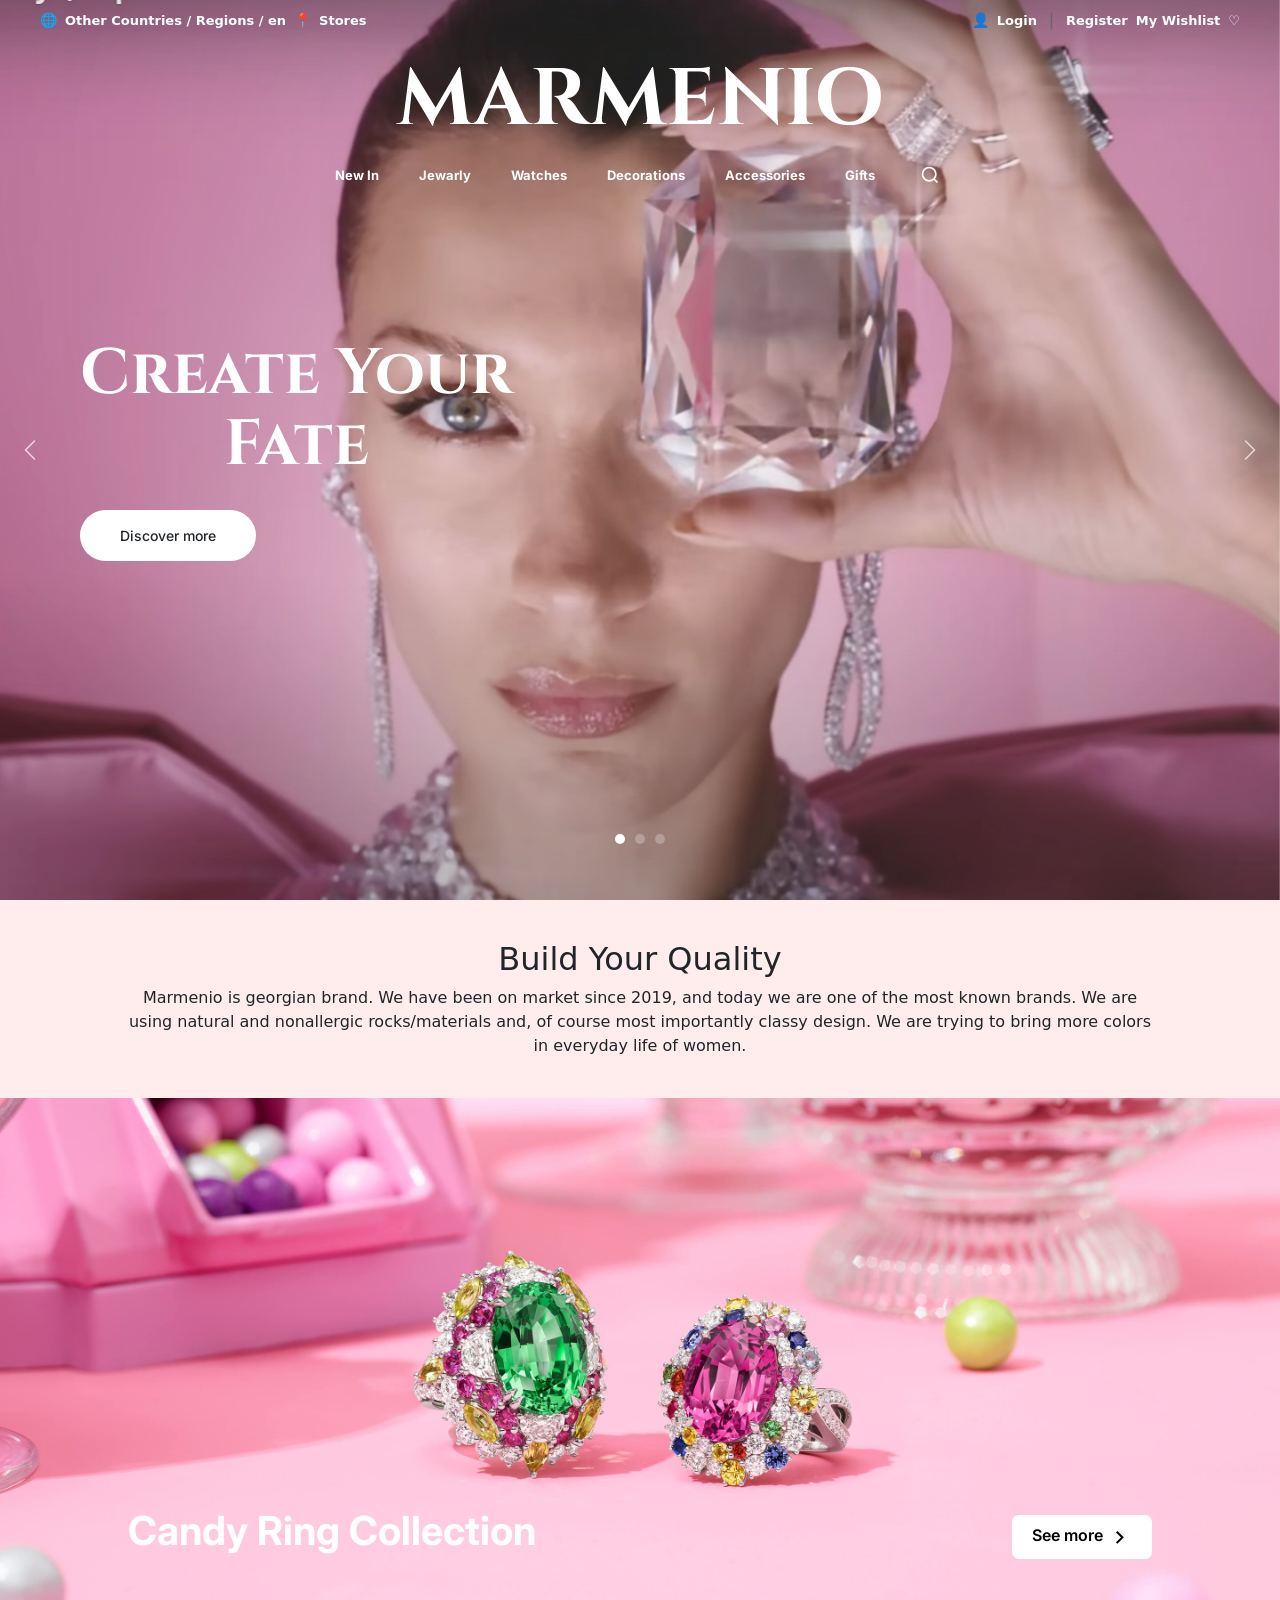
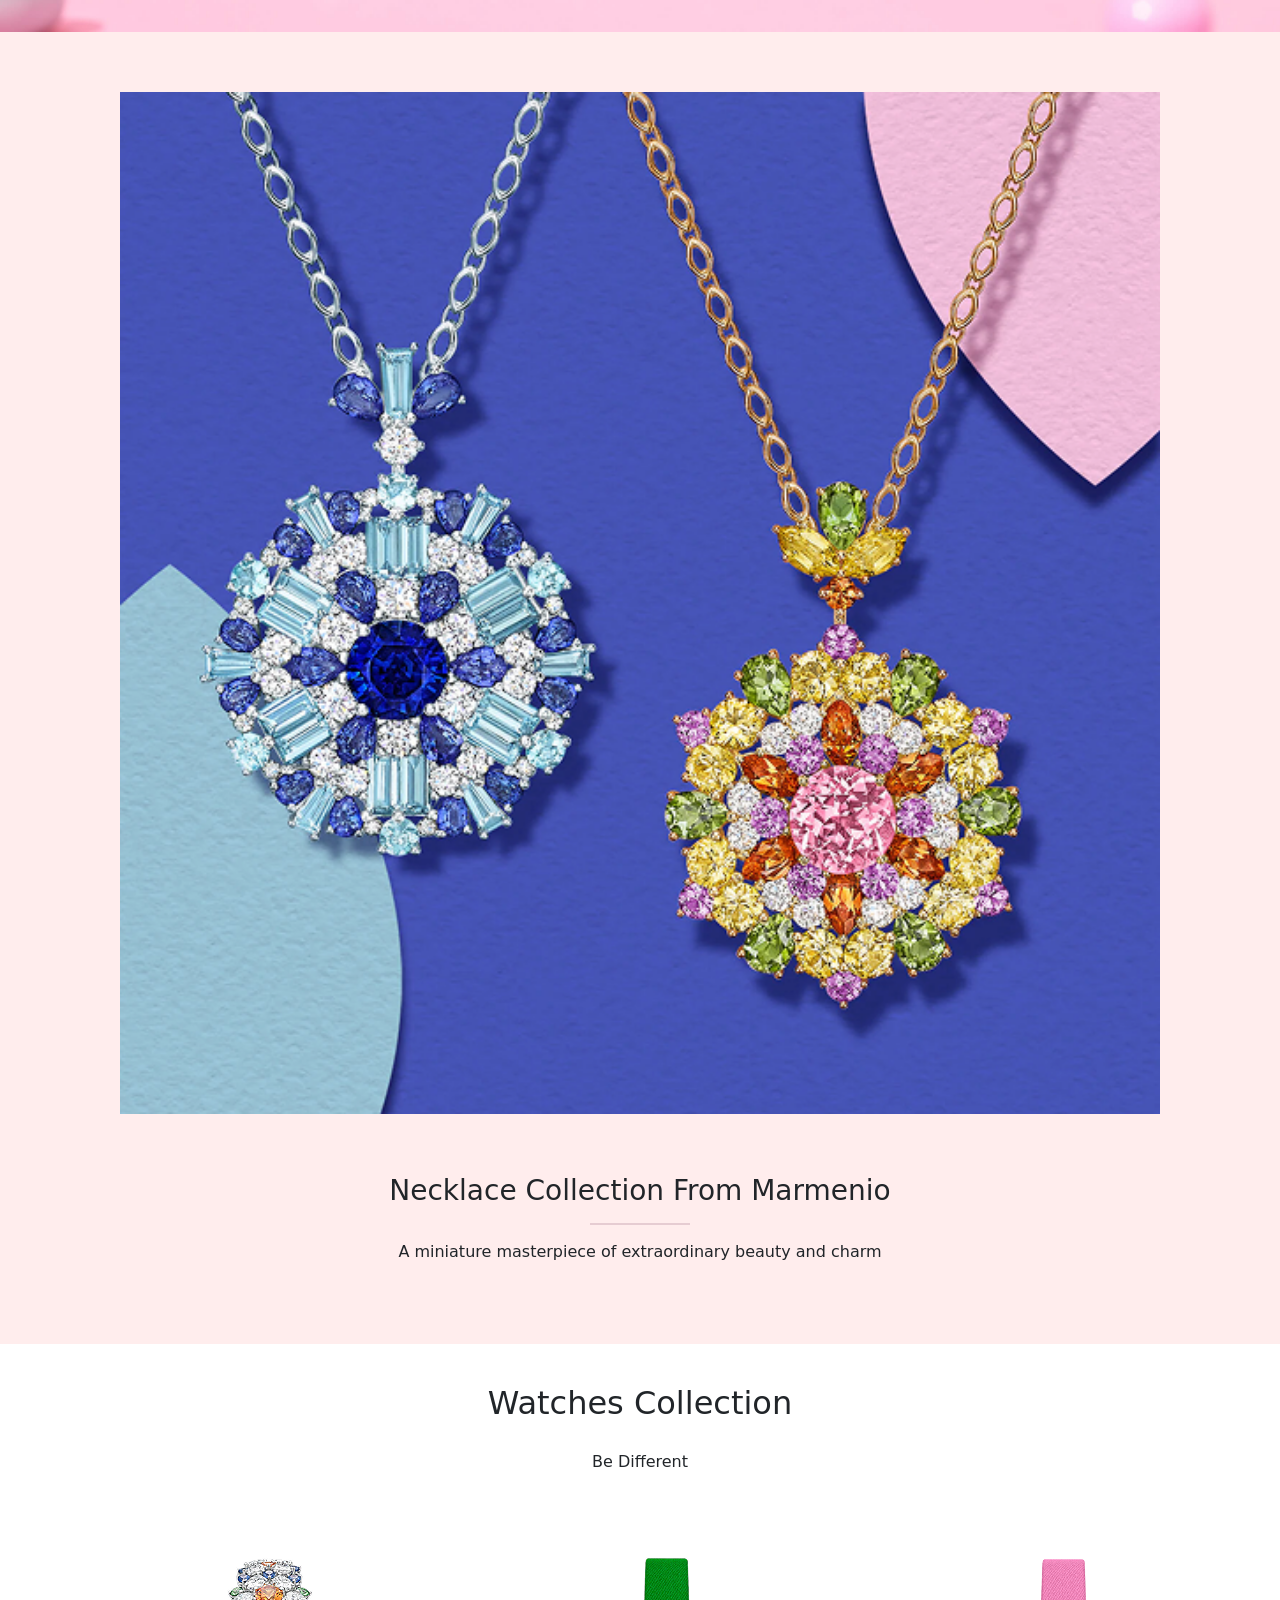
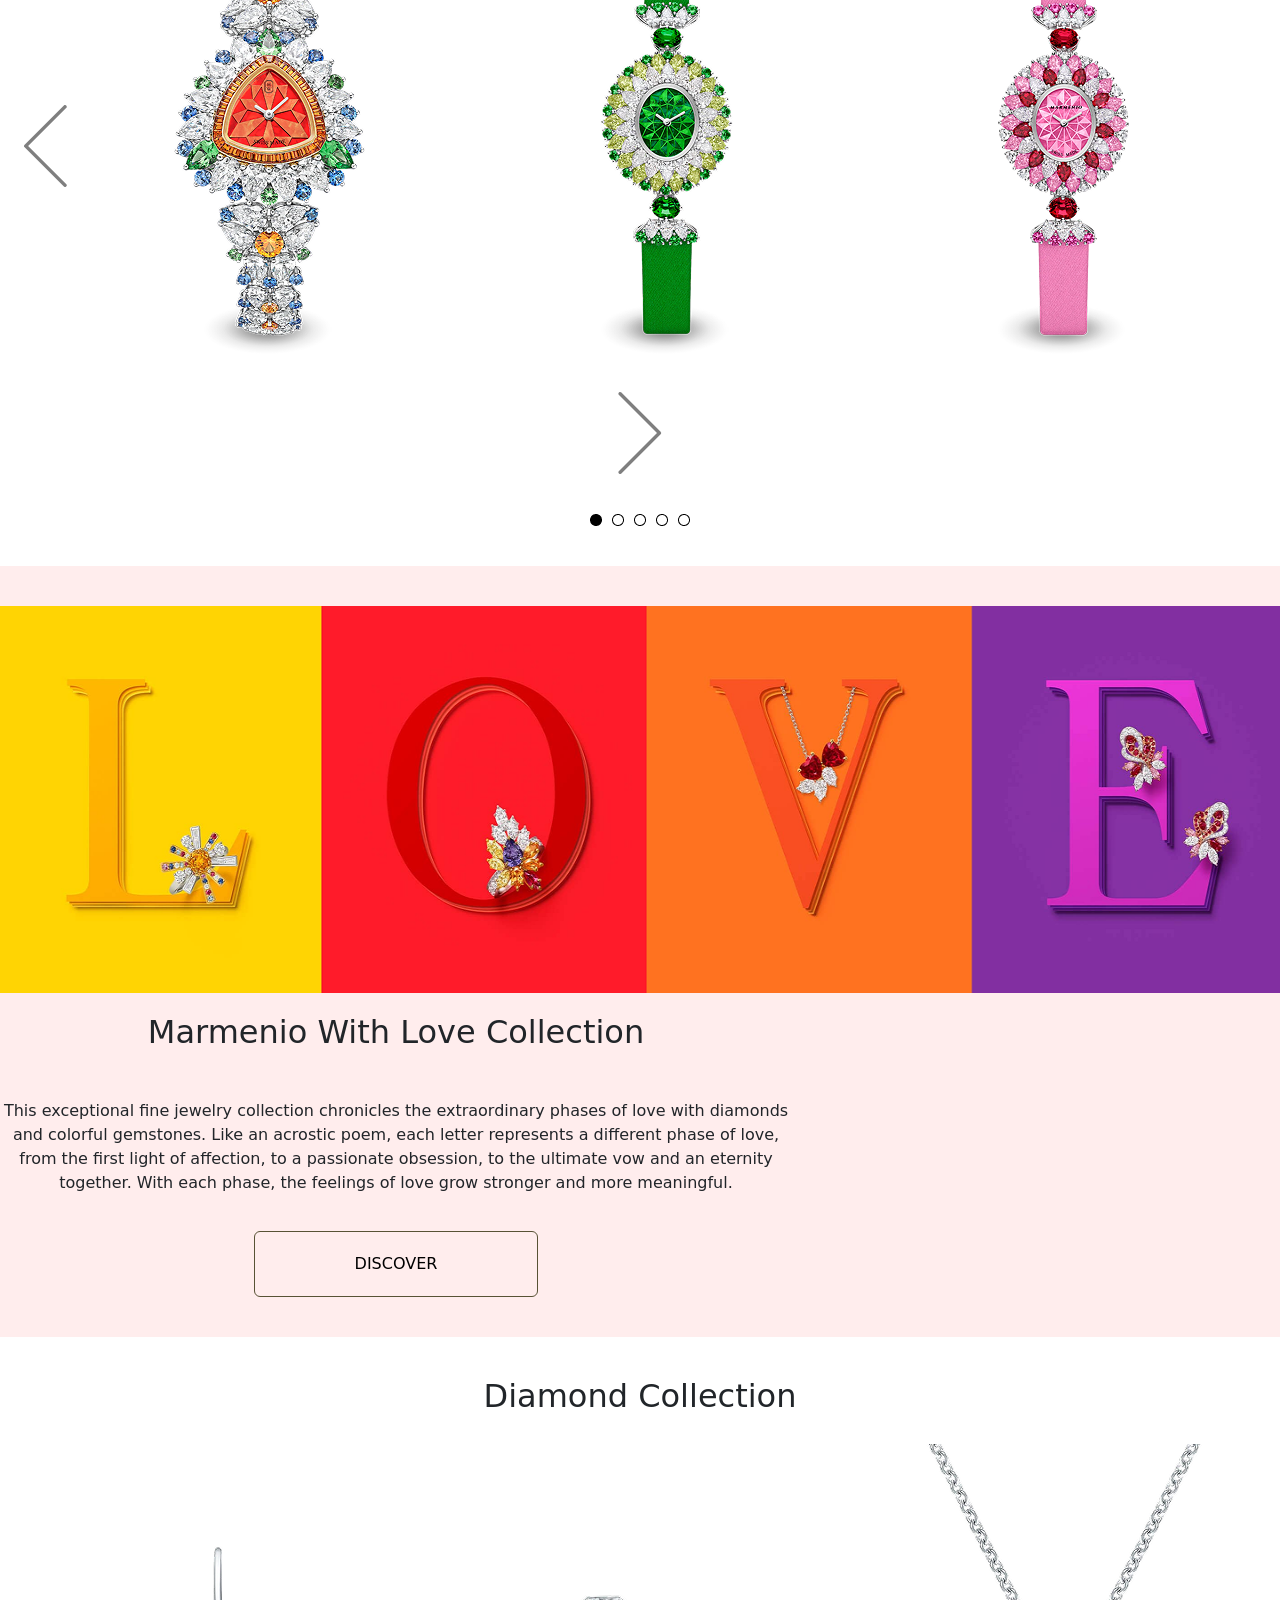
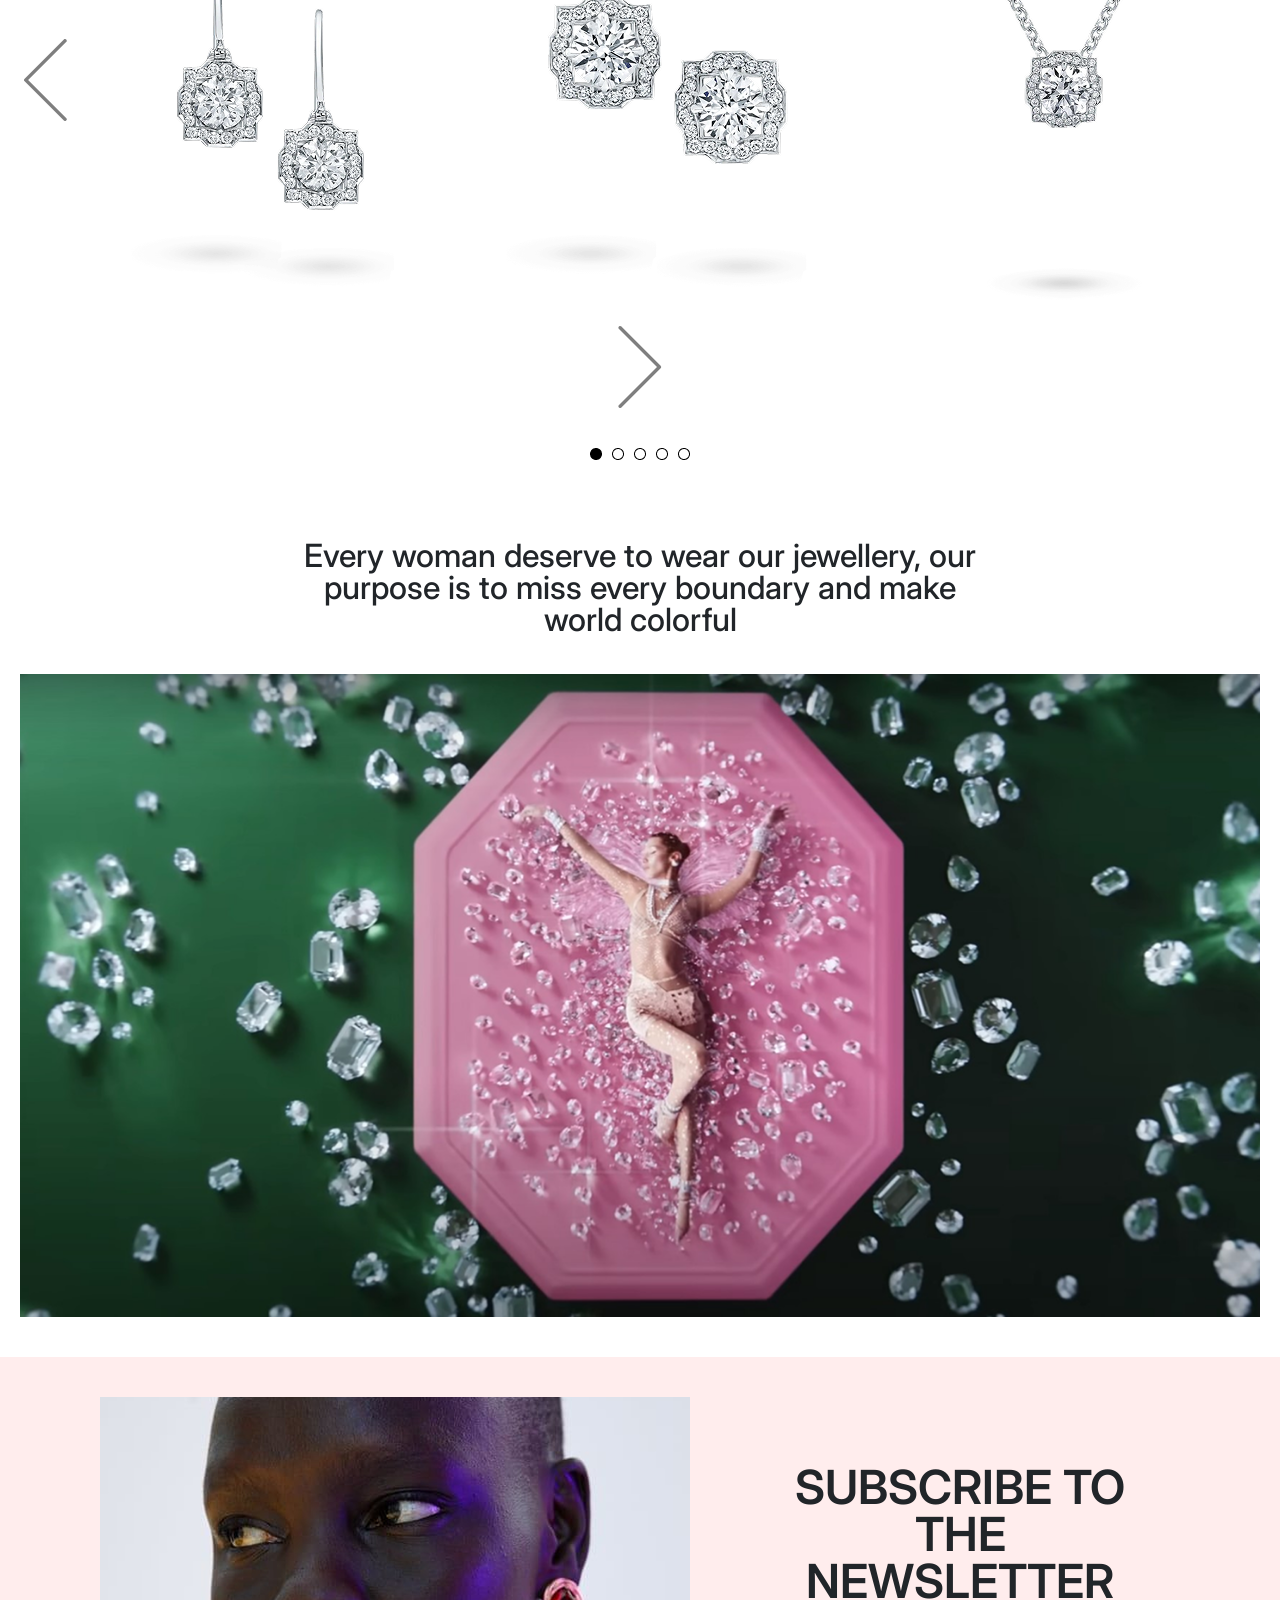
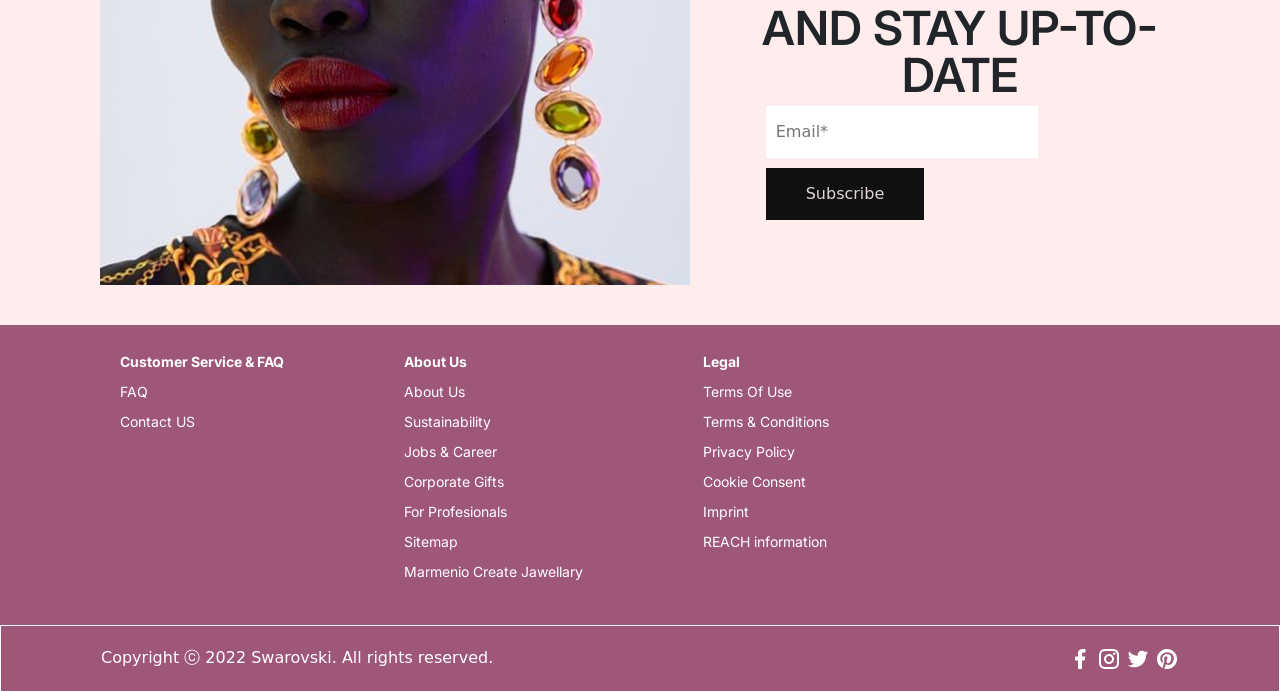
<file: index.html>
<!DOCTYPE html>
<html lang="en">
  <head>
    <meta charset="UTF-8" />
    <meta name="viewport" content="width=device-width, initial-scale=1.0" />
    <title>MARMENIO</title>
    <link rel="stylesheet" href="style.css" />
    <link
      href="https://fonts.googleapis.com/css2?family=Cinzel:wght@700&family=Inter:wght@400;500;700&display=swap"
      rel="stylesheet"
    />
    <link
      href="https://cdn.jsdelivr.net/npm/bootstrap@5.3.2/dist/css/bootstrap.min.css"
      rel="stylesheet"
    />
  </head>
  <body>
    <!-- Top Bar -->
    <div class="top-bar">
      <div class="top-bar-left">
        <span class="globe-icon">🌐</span>
        <span>Other Countries / Regions / en</span>
        <span class="location-icon">📍</span>
        <span>Stores</span>
      </div>
      <div class="top-bar-right">
        <span class="user-icon">👤</span>
        <span>Login</span>
        <span class="divider">|</span>
        <span>Register</span>
        <span>My Wishlist</span>
        <span class="heart-icon">♡</span>
      </div>
    </div>

    <!-- Header -->
    <header class="header">
      <h1 class="logo">MARMENIO</h1>
      <nav class="main-nav">
        <a href="about.html">New In</a>
        <a href="#">Jewarly</a>
        <a href="#">Watches</a>
        <a href="#">Decorations</a>
        <a href="#">Accessories</a>
        <a href="contact.html">Gifts</a>
        <button class="search-btn">
          <svg
            width="20"
            height="20"
            viewBox="0 0 24 24"
            fill="none"
            stroke="currentColor"
            stroke-width="2"
          >
            <circle cx="11" cy="11" r="8"></circle>
            <path d="m21 21-4.35-4.35"></path>
          </svg>
        </button>
      </nav>
    </header>

    <!-- Hero Section - Bootstrap Carousel -->
    <div
      id="heroCarousel"
      class="carousel slide hero-carousel"
      data-bs-ride="carousel"
    >
      <!-- Indicators -->
      <div class="carousel-indicators">
        <button
          type="button"
          data-bs-target="#heroCarousel"
          data-bs-slide-to="0"
          class="active"
          aria-current="true"
          aria-label="Slide 1"
        ></button>
        <button
          type="button"
          data-bs-target="#heroCarousel"
          data-bs-slide-to="1"
          aria-label="Slide 2"
        ></button>
        <button
          type="button"
          data-bs-target="#heroCarousel"
          data-bs-slide-to="2"
          aria-label="Slide 3"
        ></button>
      </div>

      <!-- Slides -->
      <div class="carousel-inner">
        <!-- Slide 1 -->
        <div class="carousel-item active">
          <div class="hero-slide">
            <img src="a6ab7c345045c360bd3d406d7173a286158f8aa8 (1).jpg" alt="Slide 1" class="hero-image" />
            <div class="hero-overlay"></div>
            <div class="hero-content">
              <h2 class="hero-title">Create Your<br />Fate</h2>
              <a href="#" class="discover-btn">Discover more</a>
            </div>
          </div>
        </div>

        <!-- Slide 2 -->
        <div class="carousel-item ">
          <div class="hero-slide">
            <img
              src="istockphoto-1178099625-612x612.jpg"
              alt="Slide 2"
              class="hero-image"
            />
            <div class="hero-overlay"></div>
            <div class="hero-content">
              <h2 class="hero-title">Elegant<br />Collection</h2>
              <a href="#" class="discover-btn">Discover more</a>
            </div>
          </div>
        </div>

        <!-- Slide 3 -->
        <div class="carousel-item">
          <div class="hero-slide">
            <img
              src="display-of-elegant-pink-perfume-bottles-artistically-arranged-on-a-gentle-fabric-background-photo.jpg"
              alt="Slide 3"
              class="hero-image"
            />
            <div class="hero-overlay"></div>
            <div class="hero-content">
              <h2 class="hero-title">Timeless<br />Beauty</h2>
              <a href="#" class="discover-btn">Discover more</a>
            </div>
          </div>
        </div>
      </div>

      <!-- Controls -->
      <button
        class="carousel-control-prev"
        type="button"
        data-bs-target="#heroCarousel"
        data-bs-slide="prev"
      >
        <span class="carousel-control-prev-icon" aria-hidden="true"></span>
        <span class="visually-hidden">Previous</span>
      </button>
      <button
        class="carousel-control-next"
        type="button"
        data-bs-target="#heroCarousel"
        data-bs-slide="next"
      >
        <span class="carousel-control-next-icon" aria-hidden="true"></span>
        <span class="visually-hidden">Next</span>
      </button>
    </div>
    <section class="sect2">
      <div class="text">
        <h2>Build Your Quality</h2>
        <p>
          Marmenio is georgian brand. We have been on market since 2019, and
          today we are one of the most known brands. We are using natural and
          nonallergic rocks/materials and, of course most importantly classy
          design. We are trying to bring more colors in everyday life of women.
        </p>
      </div>
      <div class="img">
        <img src="7d0c58e4519293d8a8b54f00be0f2a3345cb3a8b.jpg" alt="Rectangle 11.png" />
        <h3>Candy Ring Collection</h3>
        <button>
          See more
          <span style="margin-left: 1px"
            ><img src="Frame.png" alt="vector"
          /></span>
        </button>
      </div>
    </section>
    <section class="sect3">
      <img  src="Rectangle 12.png" alt="Rectangle 12.png"  style="width: 100%;"/>
        <div class="text3">
            <h2>Necklace Collection From Marmenio</h2>
            <hr>
            <p>
           A miniature masterpiece of extraordinary beauty and charm
            </p>
            
    </section>

    <section class="Watches">
   <div class="watch-list">   
 <h2>Watches Collection</h2>
  <p class="subtitle">Be Different</p>
  <div class="flex center">
   <img class="none" src="Group.png" alt="">
   <img src="Rectangle 13.png" alt="watch"> 
   <img src="Rectangle 16.png" alt="watch">
   <img src="Rectangle 17.png" alt="watch">
   <img class="none" src="right-arrow-svgrepo-com 1.png" alt="arrow">
   </div>
  <div class="Ellipse">
  <img src="Ellipse 1.png" alt="">
  <img src="Ellipse 2.png" alt="">
  <img src="Ellipse 3.png" alt="">
  <img src="Ellipse 4.png" alt="">
  <img src="Ellipse 5.png" alt="">
  </div>
  </div>
 </section>

 <section class="love">
 <div class="love">
 <img src="Rectangle 18.png" alt="Rectangle 18.png">
 <div class="loveText">
 <h2 class="love">Marmenio With Love Collection</h2>
 <p class="love">This exceptional fine jewelry collection chronicles the extraordinary phases 
    of love with diamonds and colorful gemstones. 
    Like an acrostic poem, each letter represents a different phase of love,
     from the first light of affection, 
    to a passionate obsession, to the ultimate vow and an 
    eternity together. 
    With each phase, the feelings of love grow stronger and more meaningful.</p>
   <button class="BtnLove">DISCOVER</button> 
   </div>
 </div>
</section>

 <div class="diamond-collection">
  <h2>Diamond Collection</h2>
  <div class="flex center">
  <img class="none" src="Group.png" alt="">
   <img src="Rectangle 11.png" alt="diamond-collection">
   <img src="Rectangle 20.png" alt="diamond-collection">
   <img src="Rectangle 15.png" alt="diamond-collection">
   <img  class="none" src="right-arrow-svgrepo-com 1.png" alt="arrow">
   </div>
   <div class="Ellipse">
   <img src="Ellipse 1.png" alt="">
  <img src="Ellipse 2.png" alt="">
  <img src="Ellipse 3.png" alt="">
  <img src="Ellipse 4.png" alt="">
  <img src="Ellipse 5.png" alt="">
  </div>
 <h3 style="margin-top: 50px; font-family: Inter;
font-weight: 500;
font-style: Medium;
font-size: 32px;
line-height: 100%;
letter-spacing: 0%;
text-align: center;
max-width: 712px;
padding: 10px 20px;">Every woman deserve to wear our jewellery, our purpose is to miss every boundary and make world colorful</h3>
  <img style="width: 100%;" src="Rectangle 19.png" alt="img">
 

 </div>
 
 <section class="content"> 

 <img src="Rectangle 22.png" alt="">

 <div class="contentText">
  <h3>SUBSCRIBE TO THE NEWSLETTER AND STAY UP-TO-DATE</h3>
  <div class="flex">
  <input for="email *" placeholder="Email*"></input>
  <button>Subscribe</button>
  </div>

  </section>  

  <footer>
    <div class="flex footerFlex">
      <div class="footer1">
    <p class="firstP">Customer Service & FAQ</p>
    <p>FAQ</p>
    <p><a href="contact.html">Contact US</a> </p>
    </div>
    <div class="footer1">
    <p class="firstP">About Us</p>
    <p><a href="about.html">About Us</a> </p>
   <p>Sustainability</p>
   <p>Jobs & Career</p>
   <p>Corporate Gifts</p>
   <p>For Profesionals</p>
   <p>Sitemap</p>
   <p>Marmenio Create Jawellary</p>
   </div>
   <div class="footer1">
   <p class="firstP">Legal</p>
   <p>Terms Of Use</p>
   <p>Terms & Conditions</p>
 <p>Privacy Policy</p>
 <p>Cookie Consent</p>
 <p>Imprint</p>
 <p>REACH information</p>
 </div>
 </div>
  </footer>

  <div class="flex footer2">
  Copyright ⓒ 2022 Swarovski. All rights reserved.
 <div class="icons">
  <img src="Frame (9).png" alt="" />
  <img src="Frame (1).png" alt="">
  <img src="Frame (2).png" alt="">
  <img src="Frame (3).png" alt="">
 </div>
</div>
    <script src="https://cdn.jsdelivr.net/npm/bootstrap@5.3.2/dist/js/bootstrap.bundle.min.js"></script>
  
  </body>
</html>
</file>
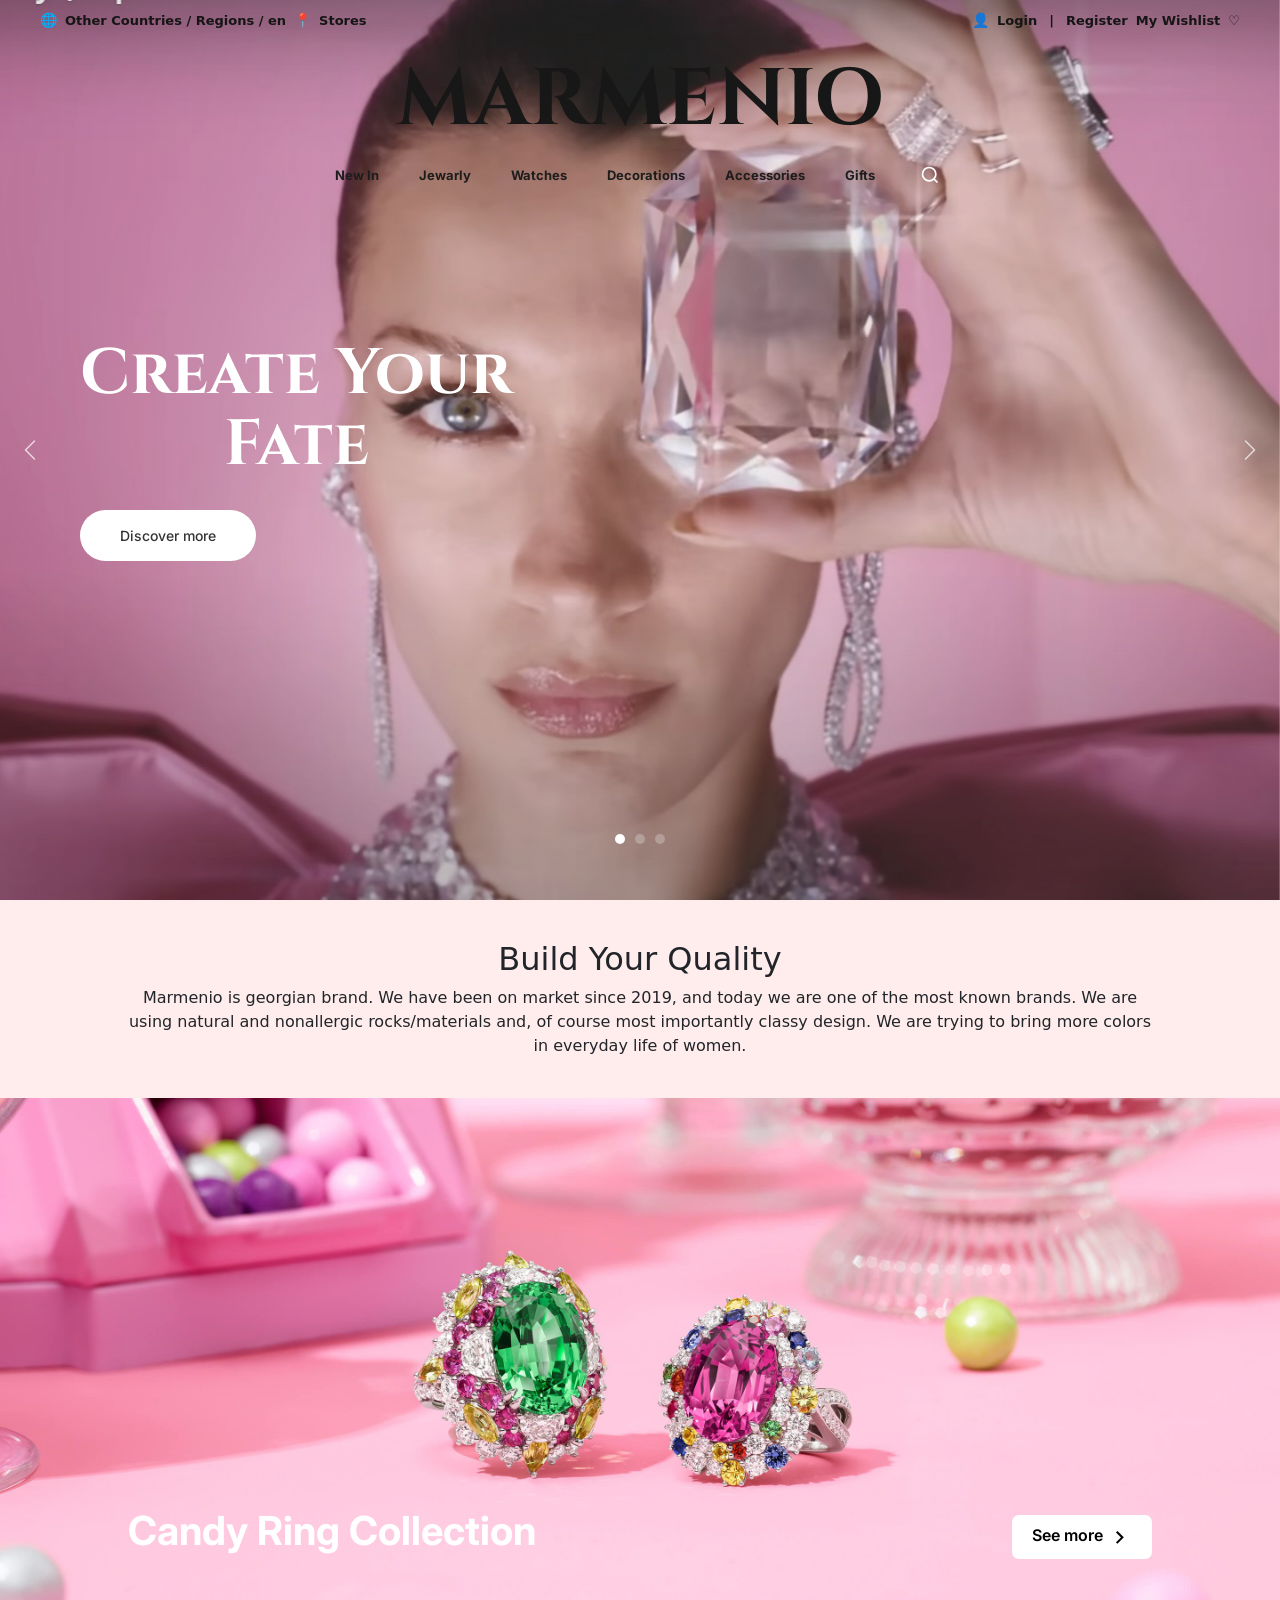
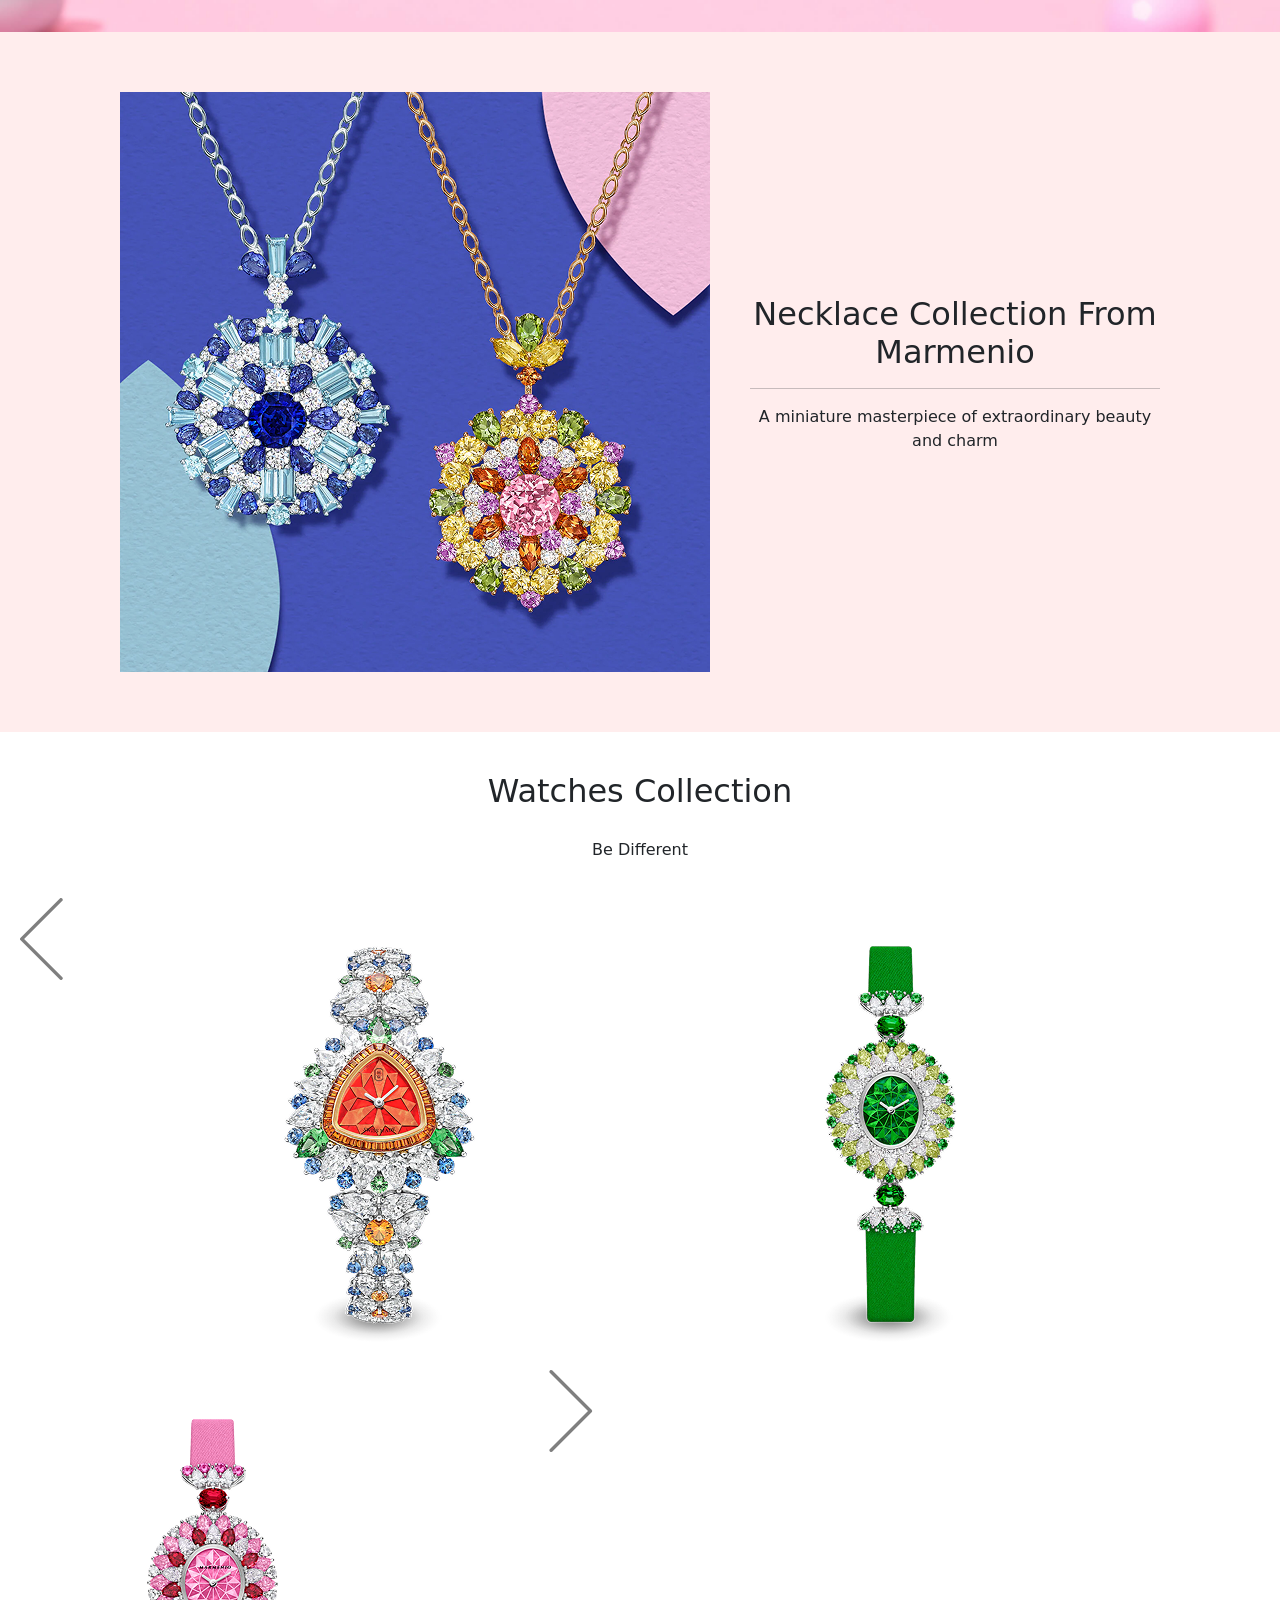
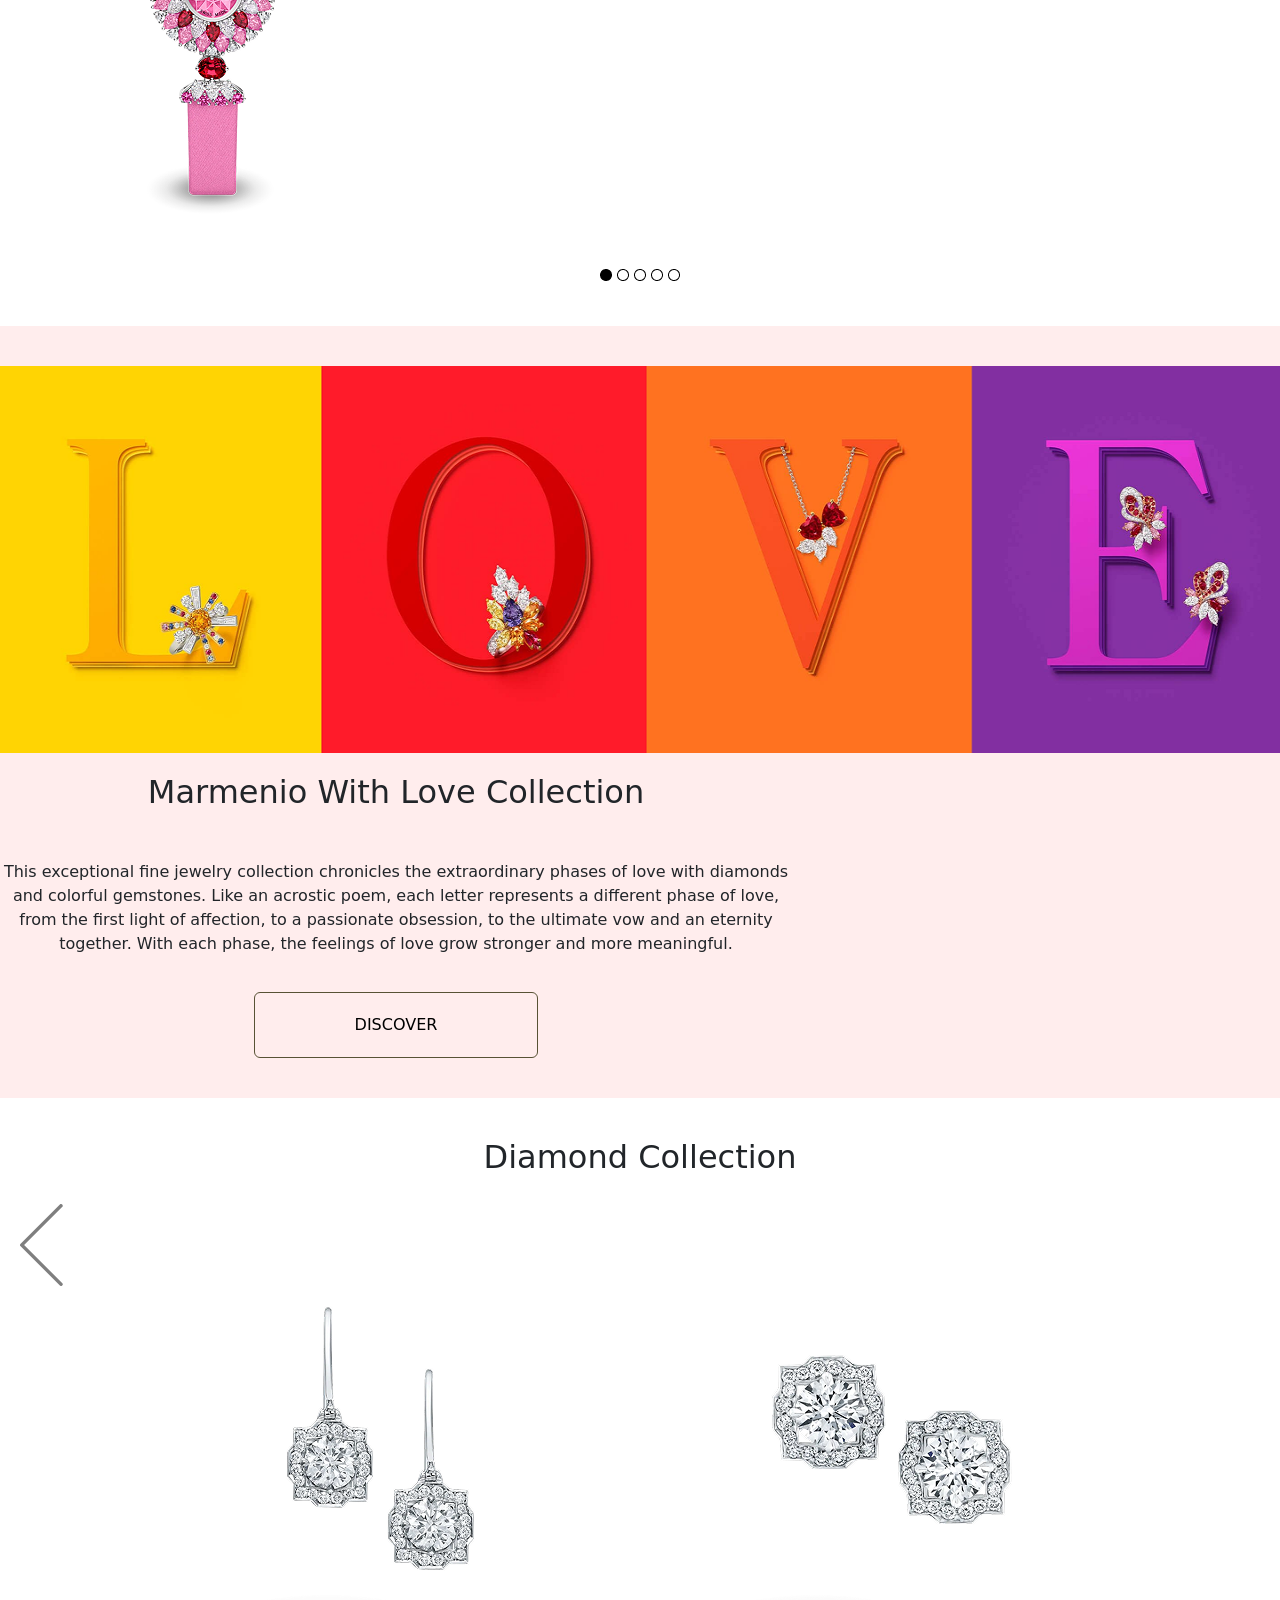
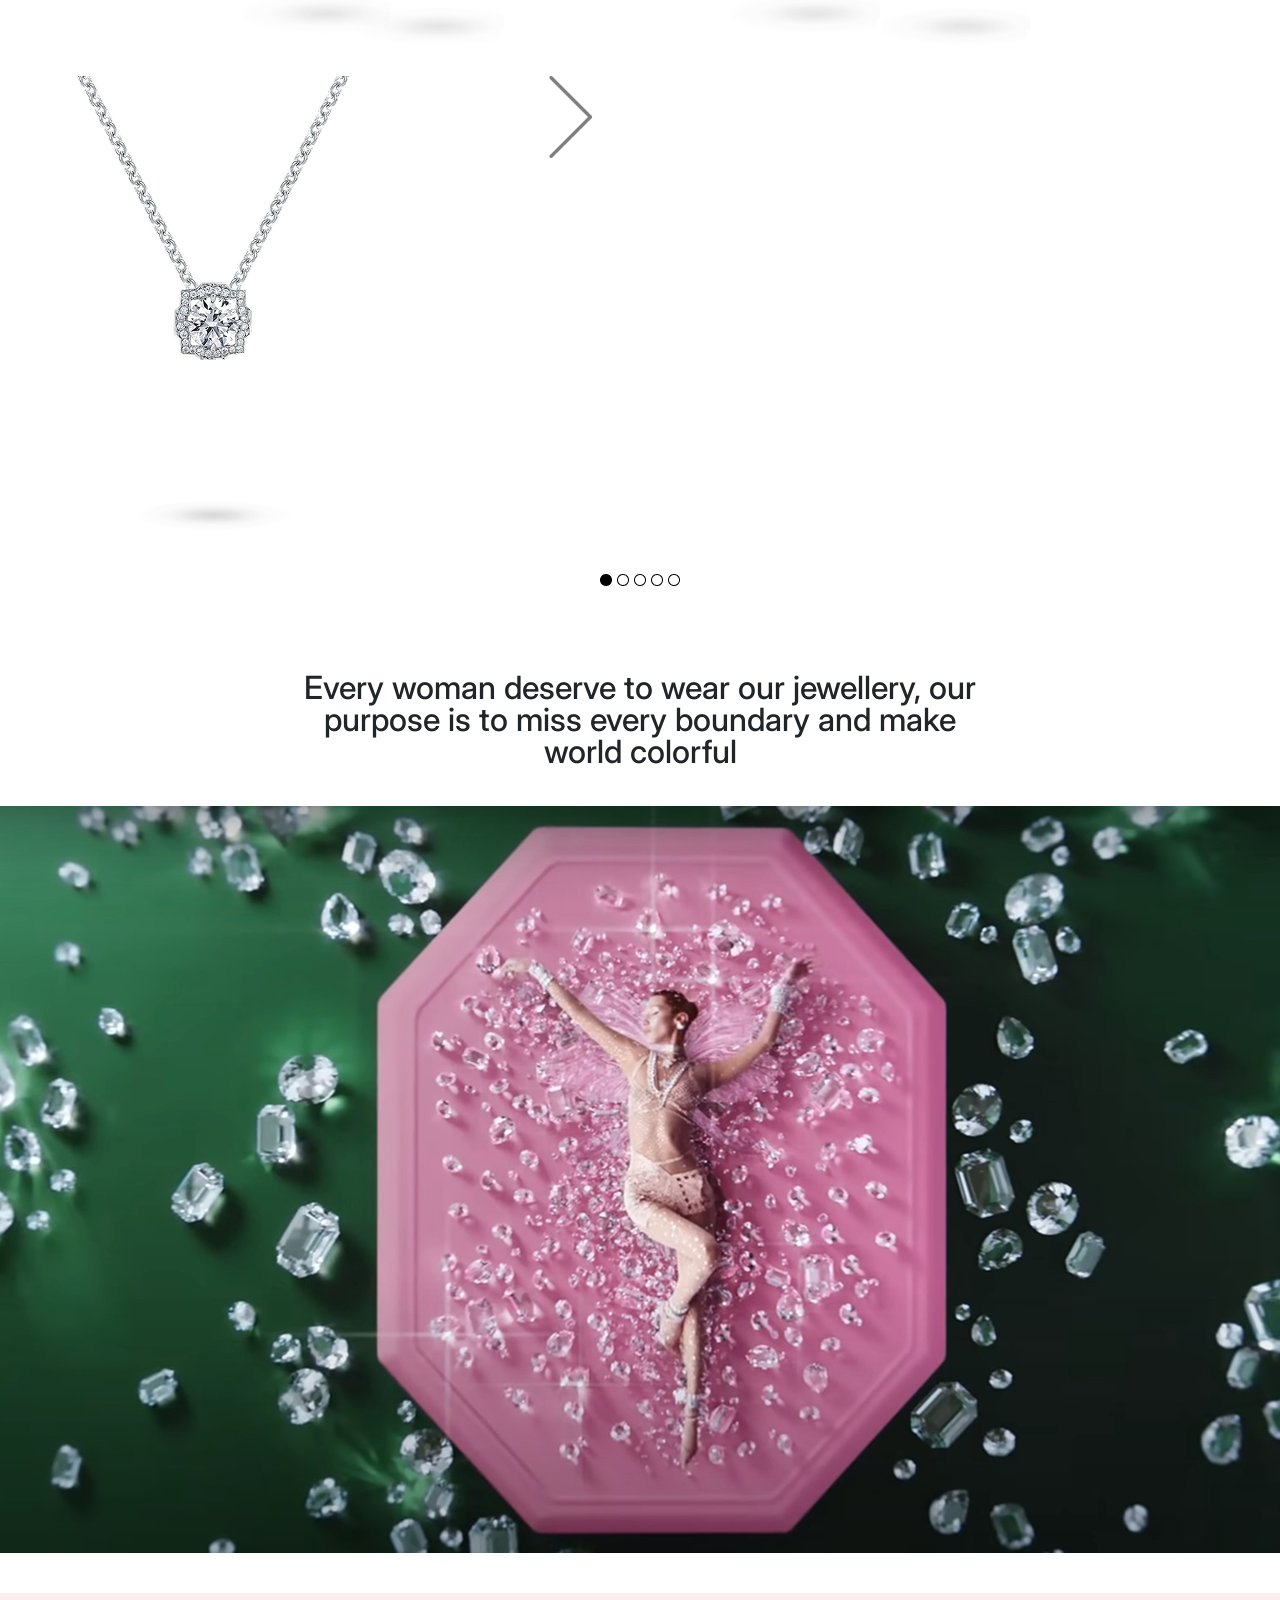
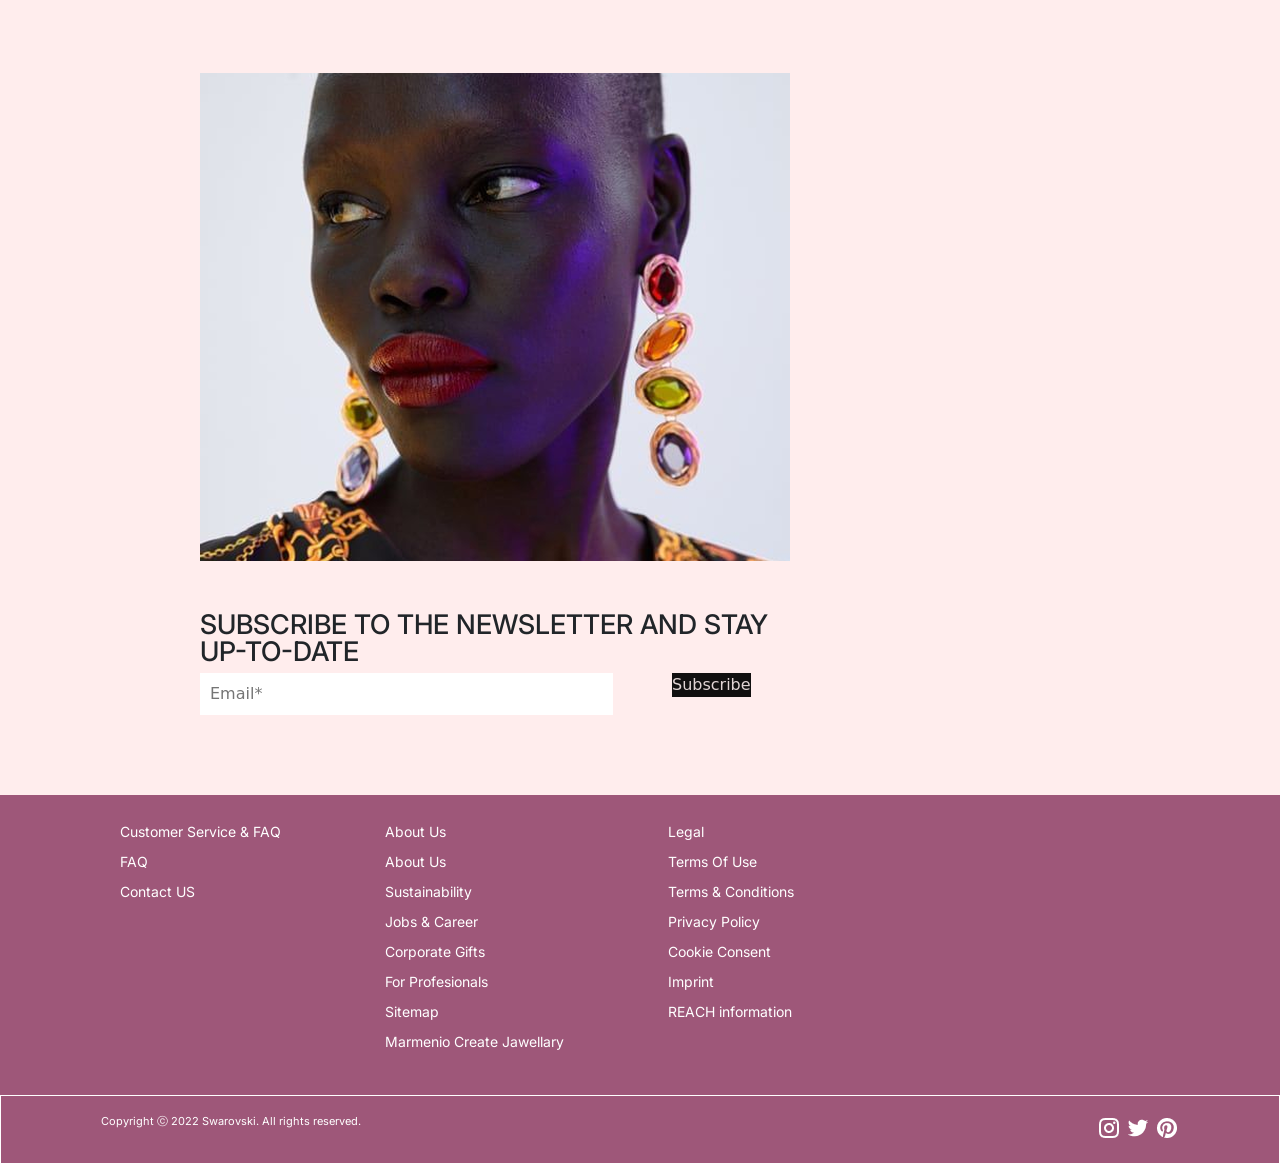
<file: Figma-Marmerino (2)/Figma-Marmerino/index.html>
<!DOCTYPE html>
<html lang="en">
  <head>
    <meta charset="UTF-8" />
    <meta name="viewport" content="width=device-width, initial-scale=1.0" />
    <title>MARMENIO</title>
    <link rel="stylesheet" href="style.css" />
    <link
      href="https://fonts.googleapis.com/css2?family=Cinzel:wght@700&family=Inter:wght@400;500;700&display=swap"
      rel="stylesheet"
    />
    <link
      href="https://cdn.jsdelivr.net/npm/bootstrap@5.3.2/dist/css/bootstrap.min.css"
      rel="stylesheet"
    />
  </head>
  <body>
    <!-- Top Bar -->
    <div class="top-bar">
      <div class="top-bar-left">
        <span class="globe-icon">🌐</span>
        <span>Other Countries / Regions / en</span>
        <span class="location-icon">📍</span>
        <span>Stores</span>
      </div>
      <div class="top-bar-right">
        <span class="user-icon">👤</span>
        <span>Login</span>
        <span class="divider">|</span>
        <span>Register</span>
        <span>My Wishlist</span>
        <span class="heart-icon">♡</span>
      </div>
    </div>

    <!-- Header -->
    <header class="header">
      <h1 class="logo">MARMENIO</h1>
      <nav class="main-nav">
        <a href="about.html">New In</a>
        <a href="about.html">Jewarly</a>
        <a href="about.html">Watches</a>
        <a href="#">Decorations</a>
        <a href="#">Accessories</a>
        <a href="#">Gifts</a>
        <button class="search-btn">
          <svg
            width="20"
            height="20"
            viewBox="0 0 24 24"
            fill="none"
            stroke="currentColor"
            stroke-width="2"
          >
            <circle cx="11" cy="11" r="8"></circle>
            <path d="m21 21-4.35-4.35"></path>
          </svg>
        </button>
      </nav>
    </header>

    <!-- Hero Section - Bootstrap Carousel -->
    <div
      id="heroCarousel"
      class="carousel slide hero-carousel"
      data-bs-ride="carousel"
    >
      <!-- Indicators -->
      <div class="carousel-indicators">
        <button
          type="button"
          data-bs-target="#heroCarousel"
          data-bs-slide-to="0"
          class="active"
          aria-current="true"
          aria-label="Slide 1"
        ></button>
        <button
          type="button"
          data-bs-target="#heroCarousel"
          data-bs-slide-to="1"
          aria-label="Slide 2"
        ></button>
        <button
          type="button"
          data-bs-target="#heroCarousel"
          data-bs-slide-to="2"
          aria-label="Slide 3"
        ></button>
      </div>

      <!-- Slides -->
      <div class="carousel-inner">
        <!-- Slide 1 -->
        <div class="carousel-item active">
          <div class="hero-slide">
            <img src="a6ab7c345045c360bd3d406d7173a286158f8aa8 (1).jpg" alt="Slide 1" class="hero-image" />
            <div class="hero-overlay"></div>
            <div class="hero-content">
              <h2 class="hero-title">Create Your<br />Fate</h2>
              <a href="#" class="discover-btn">Discover more</a>
            </div>
          </div>
        </div>

        <!-- Slide 2 -->
        <div class="carousel-item">
          <div class="hero-slide">
            <img
              src="istockphoto-1178099625-612x612.jpg"
              alt="Slide 2"
              class="hero-image"
            />
            <div class="hero-overlay"></div>
            <div class="hero-content">
              <h2 class="hero-title">Elegant<br />Collection</h2>
              <a href="#" class="discover-btn">Discover more</a>
            </div>
          </div>
        </div>

        <!-- Slide 3 -->
        <div class="carousel-item">
          <div class="hero-slide">
            <img
              src="display-of-elegant-pink-perfume-bottles-artistically-arranged-on-a-gentle-fabric-background-photo.jpg"
              alt="Slide 3"
              class="hero-image"
            />
            <div class="hero-overlay"></div>
            <div class="hero-content">
              <h2 class="hero-title">Timeless<br />Beauty</h2>
              <a href="#" class="discover-btn">Discover more</a>
            </div>
          </div>
        </div>
      </div>

      <!-- Controls -->
      <button
        class="carousel-control-prev"
        type="button"
        data-bs-target="#heroCarousel"
        data-bs-slide="prev"
      >
        <span class="carousel-control-prev-icon" aria-hidden="true"></span>
        <span class="visually-hidden">Previous</span>
      </button>
      <button
        class="carousel-control-next"
        type="button"
        data-bs-target="#heroCarousel"
        data-bs-slide="next"
      >
        <span class="carousel-control-next-icon" aria-hidden="true"></span>
        <span class="visually-hidden">Next</span>
      </button>
    </div>
    <section class="sect2">
      <div class="text">
        <h2>Build Your Quality</h2>
        <p>
          Marmenio is georgian brand. We have been on market since 2019, and
          today we are one of the most known brands. We are using natural and
          nonallergic rocks/materials and, of course most importantly classy
          design. We are trying to bring more colors in everyday life of women.
        </p>
      </div>
      <div class="img">
        <img src="7d0c58e4519293d8a8b54f00be0f2a3345cb3a8b.jpg" alt="Rectangle 11.png" />
        <h3>Candy Ring Collection</h3>
        <button>
          See more
          <span style="margin-left: 1px"
            ><img src="Frame.png" alt="vector"
          /></span>
        </button>
      </div>
    </section>
    <section class="sect3">
      <img src="Rectangle 12.png" alt="Rectangle 12.png" />
        <div class="text3">
            <h2>Necklace Collection From Marmenio</h2>
            <hr>
            <p>
           A miniature masterpiece of extraordinary beauty and charm
            </p>
            
    </section>

    <section class="Watches">
   <div class="watch-list">   
 <h2>Watches Collection</h2>
  <p class="subtitle">Be Different</p>
  <div class="flex center">
   <img src="Group.png" alt="">
   <img src="Rectangle 13.png" alt="watch"> 
   <img src="Rectangle 16.png" alt="watch">
   <img src="Rectangle 17.png" alt="watch">
   <img src="right-arrow-svgrepo-com 1.png" alt="arrow">
   </div>
  <div class="Ellipse">
  <img src="Ellipse 1.png" alt="">
  <img src="Ellipse 2.png" alt="">
  <img src="Ellipse 3.png" alt="">
  <img src="Ellipse 4.png" alt="">
  <img src="Ellipse 5.png" alt="">
  </div>
  </div>
 </section>

 <section class="love">
 <div class="love">
 <img src="Rectangle 18.png" alt="Rectangle 18.png">
 <div class="loveText">
 <h2 class="love">Marmenio With Love Collection</h2>
 <p class="love">This exceptional fine jewelry collection chronicles the extraordinary phases 
    of love with diamonds and colorful gemstones. 
    Like an acrostic poem, each letter represents a different phase of love,
     from the first light of affection, 
    to a passionate obsession, to the ultimate vow and an 
    eternity together. 
    With each phase, the feelings of love grow stronger and more meaningful.</p>
   <button class="BtnLove">DISCOVER</button> 
   </div>
 </div>
</section>

 <div class="diamond-collection">
  <h2>Diamond Collection</h2>
  <div class="flex center">
  <img src="Group.png" alt="">
   <img src="Rectangle 11.png" alt="diamond-collection">
   <img src="Rectangle 20.png" alt="diamond-collection">
   <img src="Rectangle 15.png" alt="diamond-collection">
   <img src="right-arrow-svgrepo-com 1.png" alt="arrow">
   </div>
   <div class="Ellipse">
   <img src="Ellipse 1.png" alt="">
  <img src="Ellipse 2.png" alt="">
  <img src="Ellipse 3.png" alt="">
  <img src="Ellipse 4.png" alt="">
  <img src="Ellipse 5.png" alt="">
  </div>
 <h3 style="margin-top: 50px; font-family: Inter;
font-weight: 500;
font-style: Medium;
font-size: 32px;
line-height: 100%;
letter-spacing: 0%;
text-align: center;
max-width: 712px;
padding: 10px 20px;">Every woman deserve to wear our jewellery, our purpose is to miss every boundary and make world colorful</h3>
  <img src="Rectangle 19.png" alt="img">
 

 </div>
 
 <section class="content"> 
 <div class="content">
 <img src="Rectangle 22.png" alt="">

 <div class="contentText">
  <h3>SUBSCRIBE TO THE NEWSLETTER AND STAY UP-TO-DATE</h3>
  <div class="flex">
  <input for="email *" placeholder="Email*"></input>
  <button>Subscribe</button>
  </div>
 </div>
  </section>  

  <footer>
    <div class="flex">
      <div class="footer1">
    <p>Customer Service & FAQ</p>
    <p>FAQ</p>
    <p>Contact US</p>
    </div>
    <div class="footer1">
    <p>About Us</p>
    <p>About Us</p>
   <p>Sustainability</p>
   <p>Jobs & Career</p>
   <p>Corporate Gifts</p>
   <p>For Profesionals</p>
   <p>Sitemap</p>
   <p>Marmenio Create Jawellary</p>
   </div>
   <div class="footer1">
   <p>Legal</p>
   <p>Terms Of Use</p>
   <p>Terms & Conditions</p>
 <p>Privacy Policy</p>
 <p>Cookie Consent</p>
 <p>Imprint</p>
 <p>REACH information</p>
 </div>
 </div>
  </footer>

  <div class="flex footer2">
 <p> Copyright ⓒ 2022 Swarovski. All rights reserved.</p>
 <div class="icons">
  <img src="Frame (1).png" alt="">
  <img src="Frame (2).png" alt="">
  <img src="Frame (3).png" alt="">
 </div>
</div>
    <script src="https://cdn.jsdelivr.net/npm/bootstrap@5.3.2/dist/js/bootstrap.bundle.min.js"></script>
  
  </body>
</html>
</file>
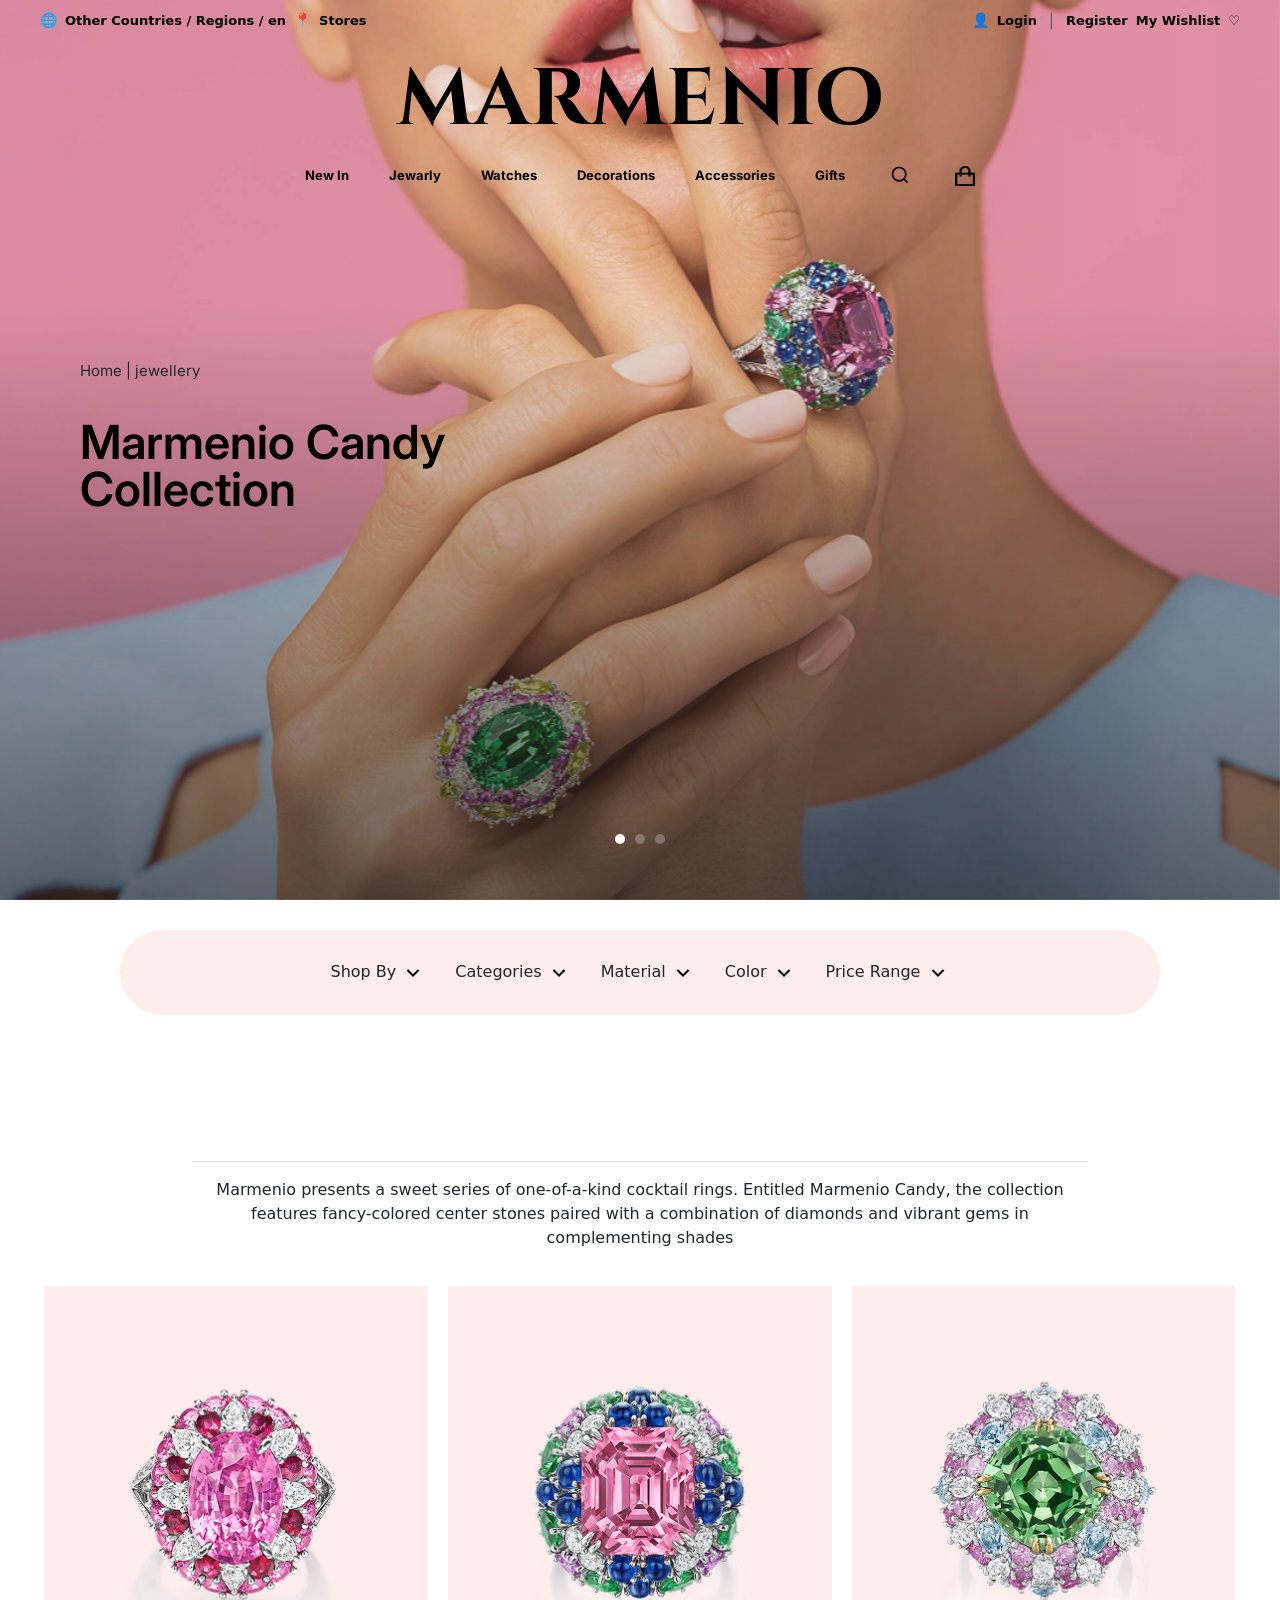
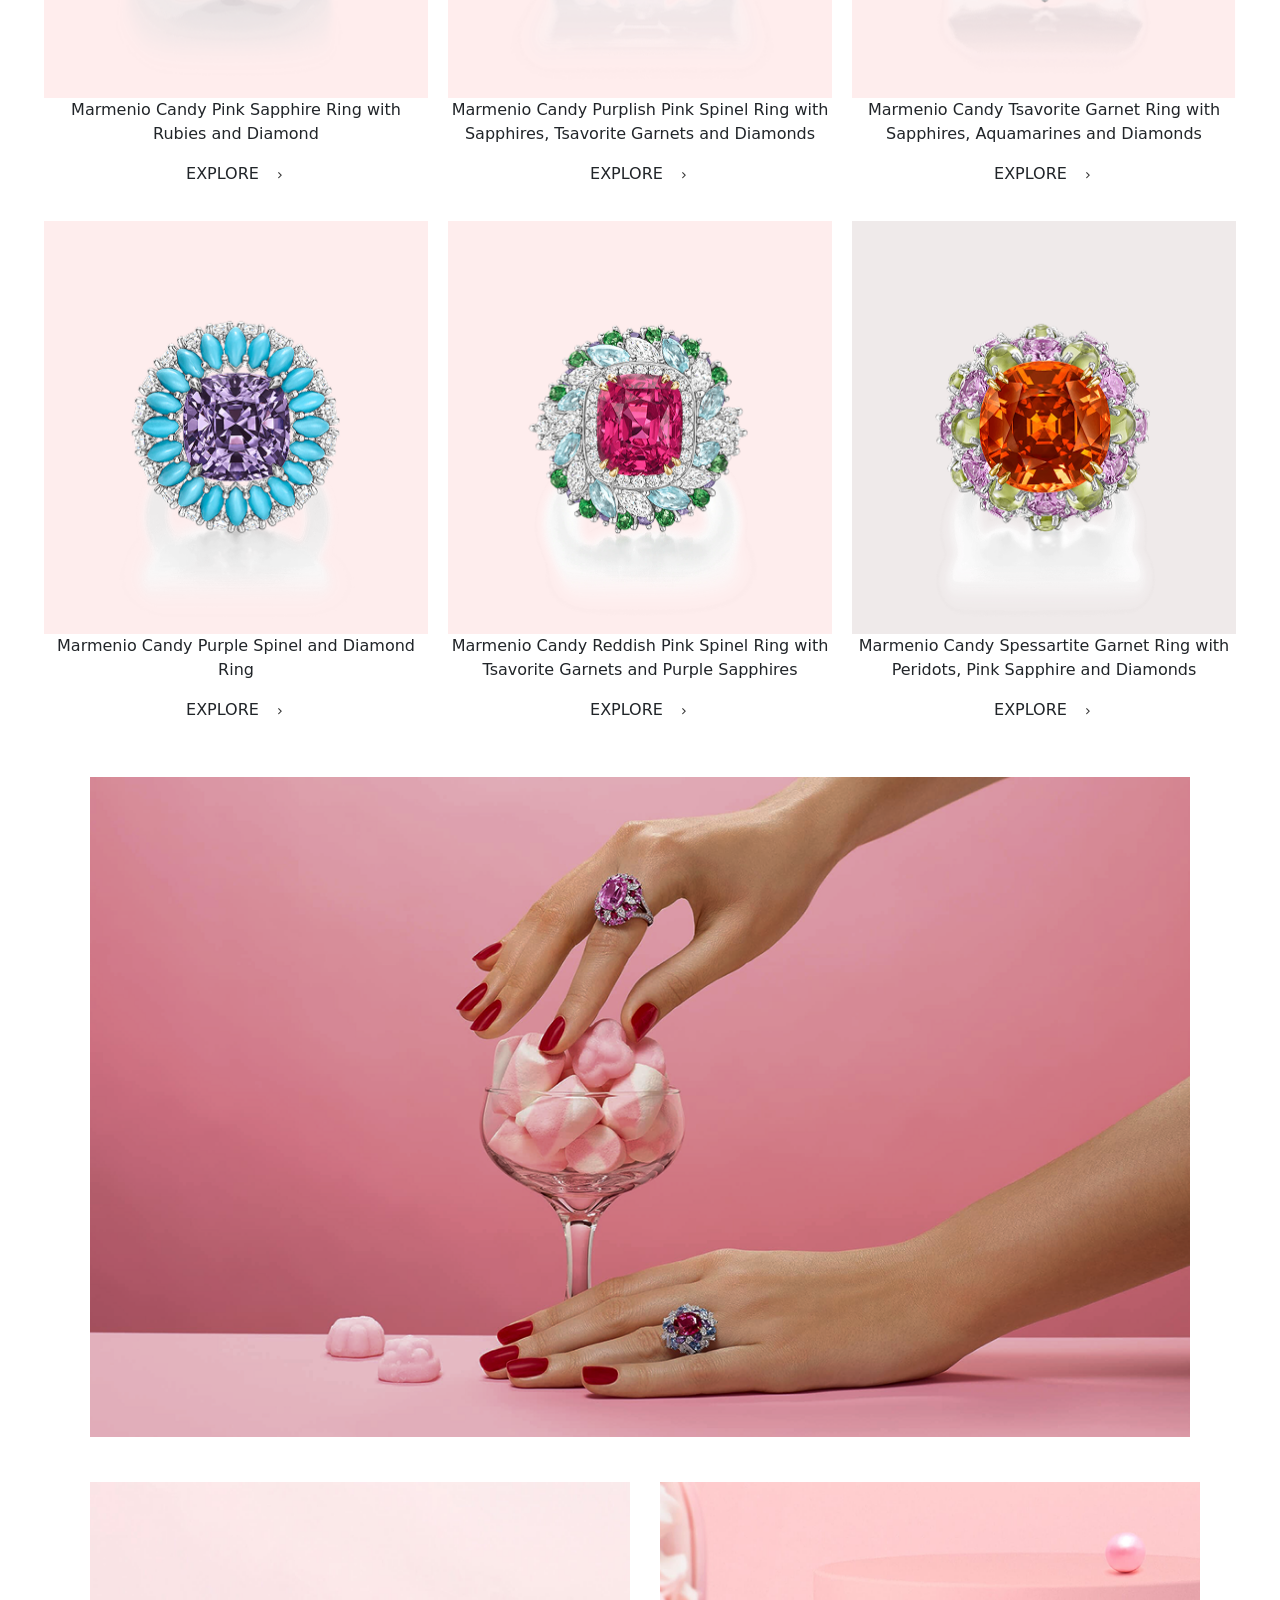
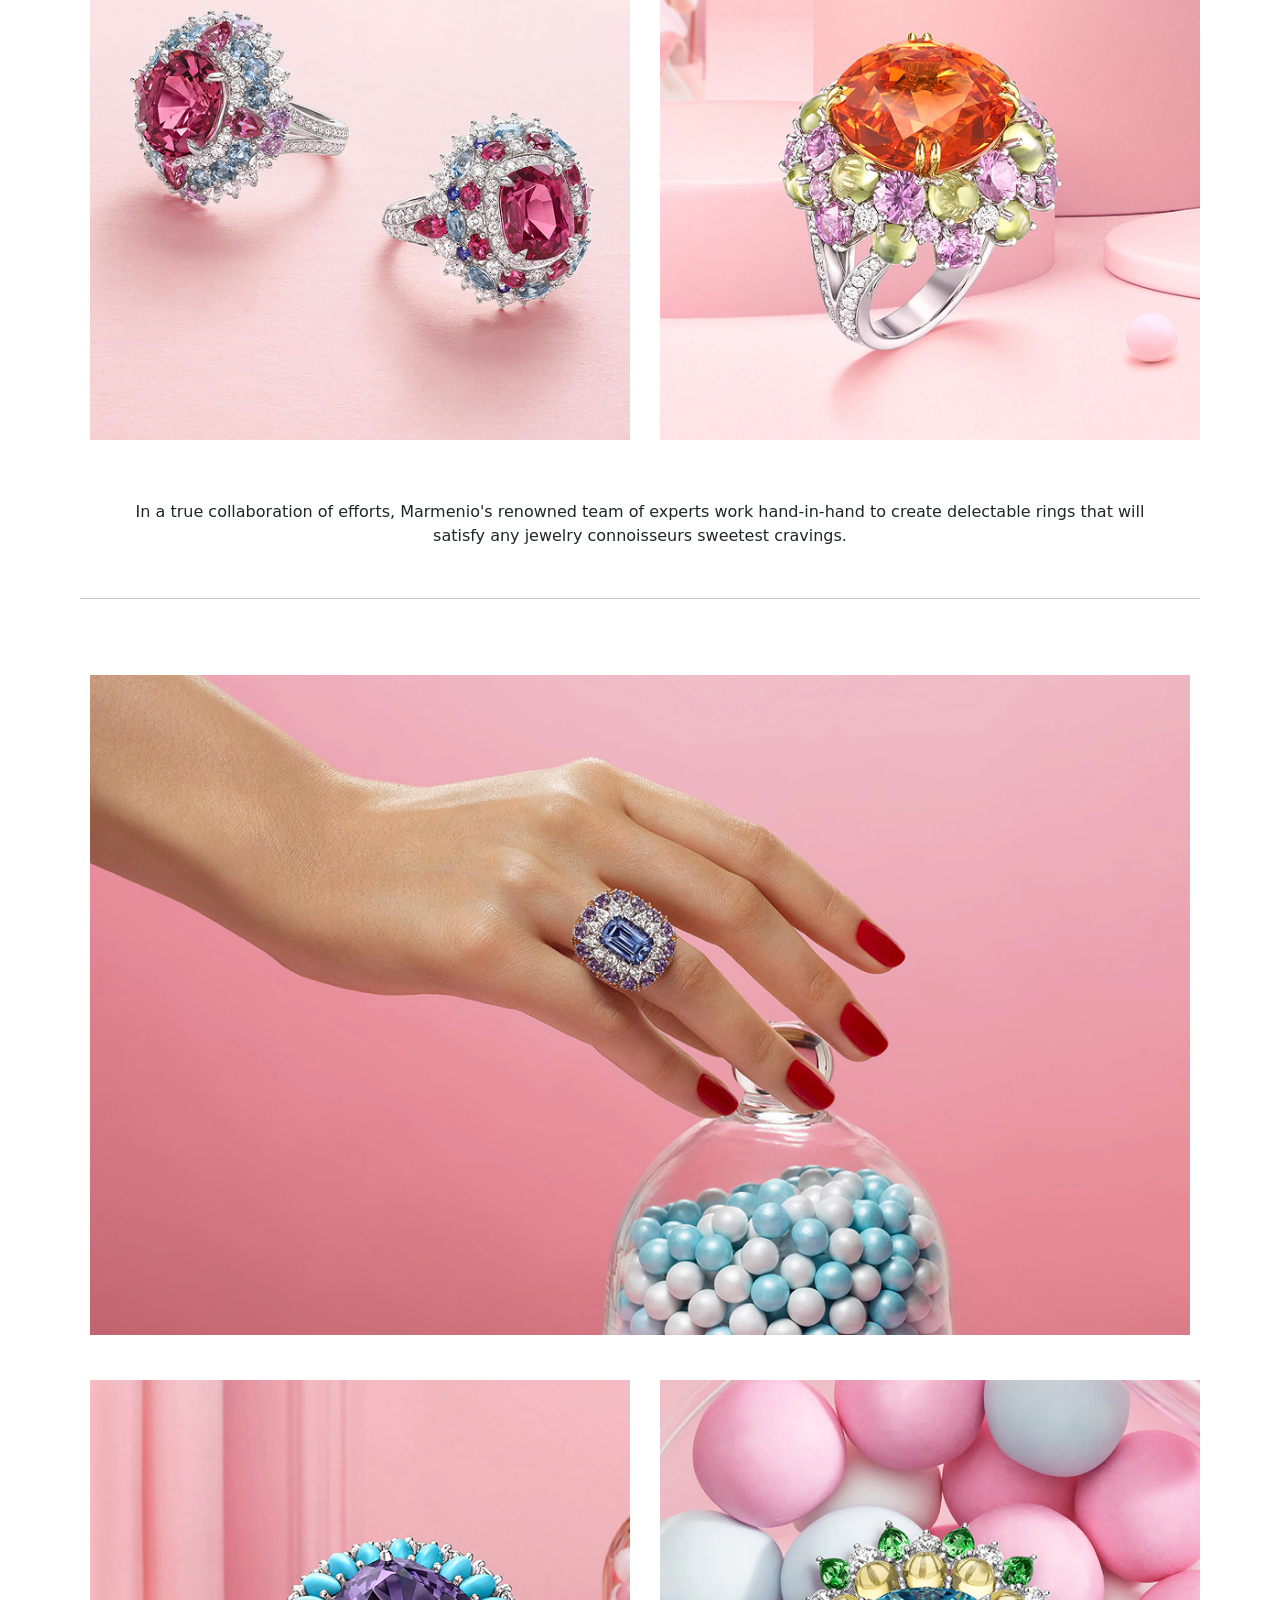
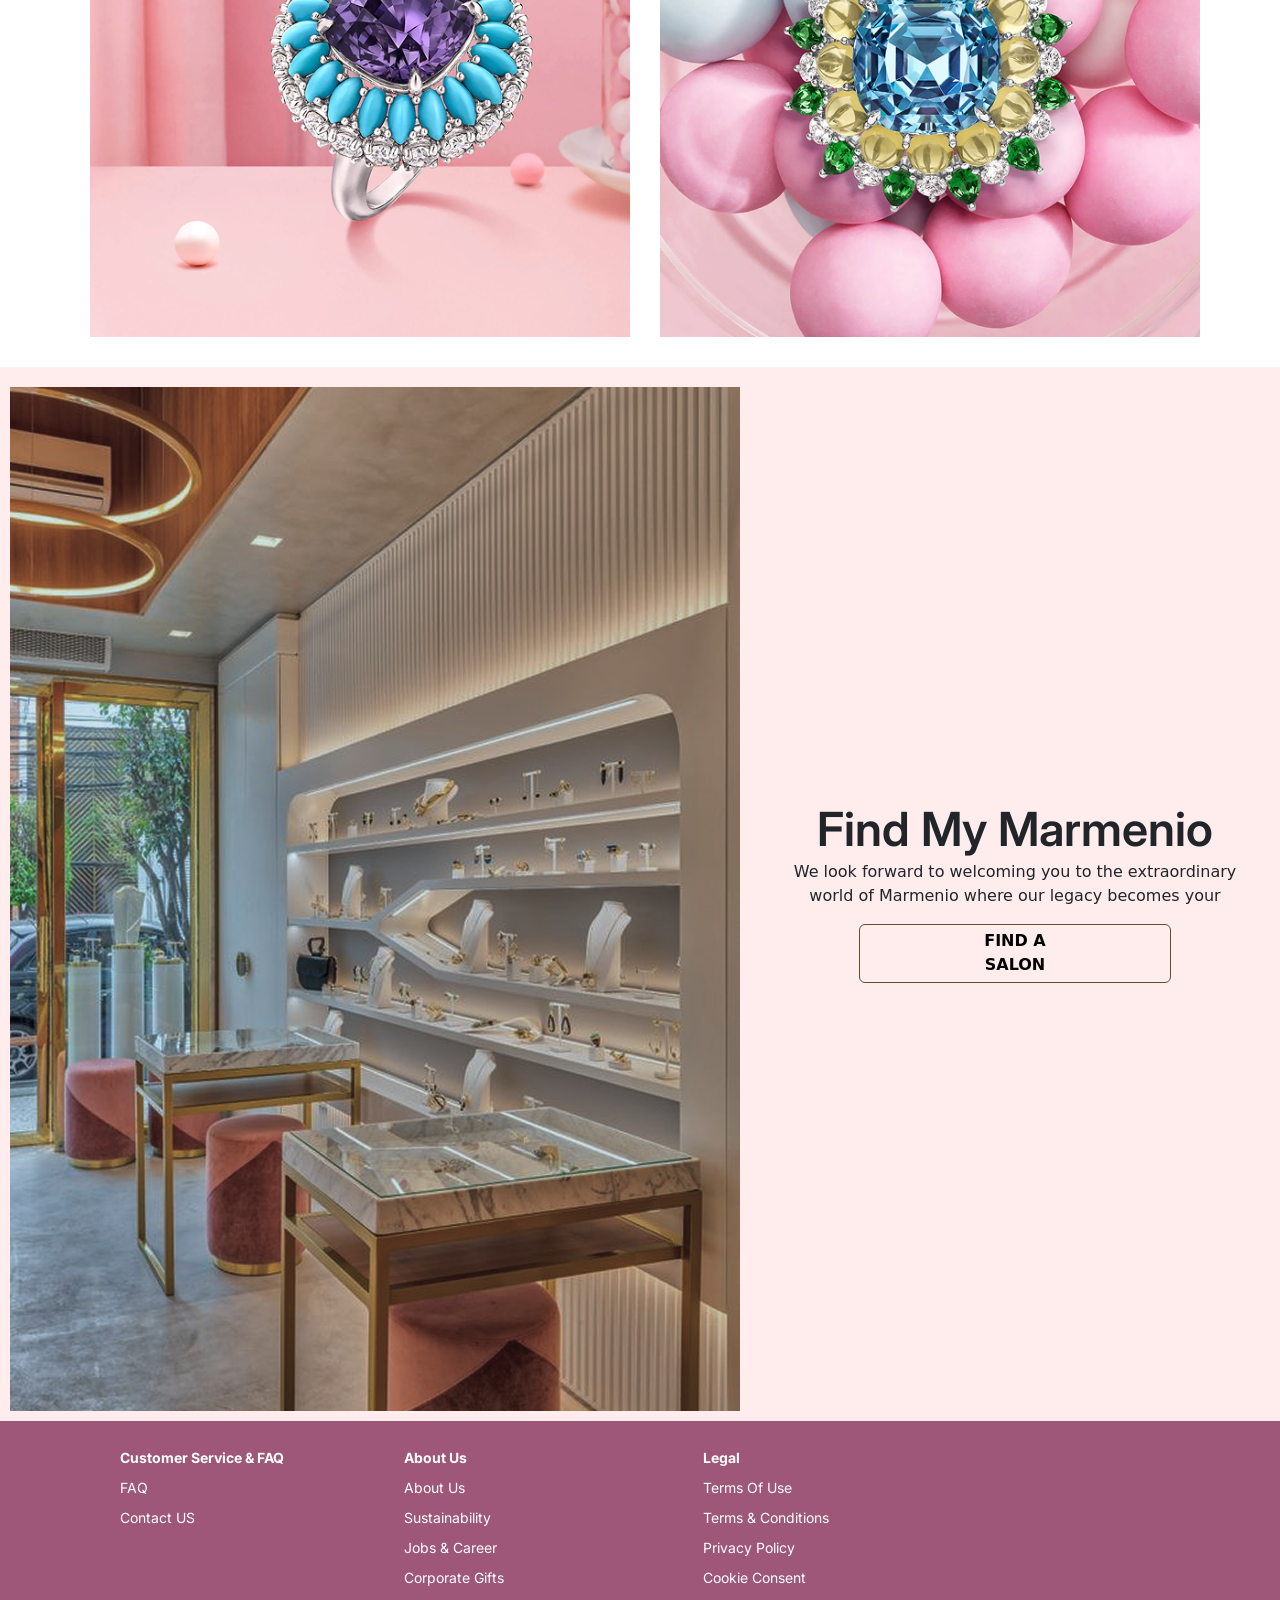
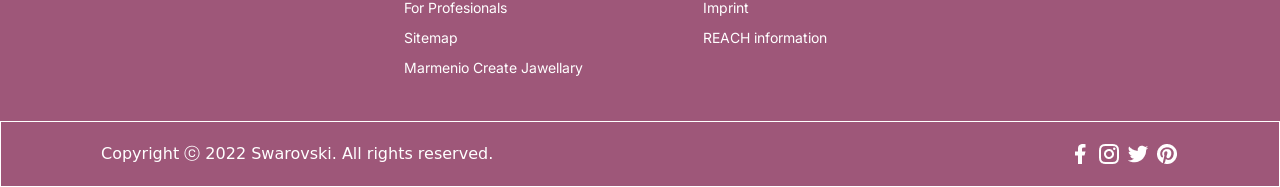
<file: about.html>
<!DOCTYPE html>
<html lang="en">
  <head>
    <meta charset="UTF-8" />
    <meta name="viewport" content="width=device-width, initial-scale=1.0" />
    <title>MARMENIO</title>
    <link rel="stylesheet" href="style.css" />
    <link
      href="https://fonts.googleapis.com/css2?family=Cinzel:wght@700&family=Inter:wght@400;500;700&display=swap"
      rel="stylesheet"
    />
    <link
      href="https://cdn.jsdelivr.net/npm/bootstrap@5.3.2/dist/css/bootstrap.min.css"
      rel="stylesheet"
    />
  </head>
  <body>
 <!-- Top Bar -->
    <div class="top-bar top-bar-about">
      <div class="top-bar-left">
        <span class="globe-icon">🌐</span>
        <span>Other Countries / Regions / en</span>
        <span class="location-icon">📍</span>
        <span>Stores</span>
      </div>
      <div class="top-bar-right">
        <span class="user-icon">👤</span>
        <span>Login</span>
        <span class="divider">|</span>
        <span>Register</span>
        <span>My Wishlist</span>
        <span class="heart-icon">♡</span>
      </div>
    </div>

    <!-- Header -->
    <header class="header">
      <h1 class="logo logoAbout">MARMENIO</h1>
      <nav class="main-nav main-nav-about">
        <a href="index.html">New In</a>
        <a href="about.html">Jewarly</a>
        <a href="about.html">Watches</a>
        <a href="about.html">Decorations</a>
        <a href="#">Accessories</a>
        <a href="contact.html">Gifts</a>
        <button class="search-btn">
          <svg
            width="20"
            height="20"
            viewBox="0 0 24 24"
            fill="none"
            stroke="currentColor"
            stroke-width="2"
            color="black"
          >
            <circle cx="11" cy="11" r="8"></circle>
            <path d="m21 21-4.35-4.35"></path>
          </svg>
        </button>
        <button style="border: none; background-color: transparent; align-self: center;" class="cart">
          <img style="width: 20px; height: 20px; " src="Vector (1).png" alt="">
        </button>
      </nav>
    </header>

    <!-- Hero Section - Bootstrap Carousel -->
    <div
      id="heroCarousel"
      class="carousel slide hero-carousel"
      data-bs-ride="carousel"
    >
      <!-- Indicators -->
      <div class="carousel-indicators">
        <button
          type="button"
          data-bs-target="#heroCarousel"
          data-bs-slide-to="0"
          class="active"
          aria-current="true"
          aria-label="Slide 1"
        ></button>
        <button
          type="button"
          data-bs-target="#heroCarousel"
          data-bs-slide-to="1"
          aria-label="Slide 2"
        ></button>
        <button
          type="button"
          data-bs-target="#heroCarousel"
          data-bs-slide-to="2"
          aria-label="Slide 3"
        ></button>
      </div>

      <!-- Slides -->
      <div class="carousel-inner">
        <!-- Slide 1 -->
        <div class="carousel-item active">
          <div class="hero-slide">
            <img src="Rectangle 6.png" alt="Slide 1" class="hero-image" />
            <div class="hero-overlay"></div>
            <div class="hero-content">
              <a class="aboutA" href="index.html">Home | jewellery</a>
              <h2 class="hero-title aboutTitle">Marmenio Candy Collection</h2>
              
            </div>
          </div>
        </div>

       
      </div>
    
    <section class="list">
      <div class="list">
        <ul>
          <li>Shop By <img src="Frame (0).png" alt="" /></li>
          <li>Categories <img src="Frame (0).png" alt="" /></li>
          <li>Material <img src="Frame (0).png" alt="" /></li>
          <li>Color <img src="Frame (0).png" alt="" /></li>
          <li>Price Range <img src="Frame (0).png" alt="" /></li>
        </ul>
      </div>
    </section>
    <div class="textAbout">
      <h1 class="logo">Marmenio Candy</h1>
      <hr />
      <p>
        Marmenio presents a sweet series of one-of-a-kind cocktail rings.
        Entitled Marmenio Candy, the collection features fancy-colored center
        stones paired with a combination of diamonds and vibrant gems in
        complementing shades
      </p>
    </div>
    <div class="product">
      <div class="productCard">
      <img src="Group 748.png" alt="" />
      <p>Marmenio Candy Pink Sapphire Ring with Rubies and Diamond</p>
      <p>EXPLORE <img class="vector" src="Frame (v).png" alt="" /></p>
      </div>
      <div class="productCard">
      <img src="Frame 749.png" alt="" />
      <p>
        Marmenio Candy Purplish Pink Spinel Ring with Sapphires, 
        Tsavorite Garnets and Diamonds
      </p>
      <p>EXPLORE <img class="vector" src="Frame (v).png" alt="" /></p>
      </div>
      <div class="productCard">
      <img src="Frame 749 (1).png" alt="" />
      <p>
        Marmenio Candy Tsavorite Garnet Ring with Sapphires,
        Aquamarines and Diamonds
      </p>
      <p>EXPLORE <img class="vector" src="Frame (v).png" alt="" /></p>
      </div>
      <div class="productCard">
      <img style="background-color: #FEEDED" src="Rectangle 431.png" alt="" />
      <p>Marmenio Candy Purple Spinel and Diamond Ring</p>
      <p>EXPLORE <img class="vector" src="Frame (v).png" alt="" /></p>
      </div>
      <div class="productCard">
      <img style="background-color: #FEEDED" src="Rectangle 432.png" alt="" />
      <p>
        Marmenio Candy Reddish Pink Spinel Ring with 
        Tsavorite Garnets and
        Purple Sapphires
      </p>
      <p>EXPLORE <img class="vector" src="Frame (v).png" alt="" /></p>
      </div>
      <div class="productCard">
      <img style="background-color: #efeaea" src="Rectangle 433.png" alt="" />
      <p>
        Marmenio Candy Spessartite Garnet Ring with Peridots, 
        Pink Sapphire and Diamonds
      </p>
      <p>EXPLORE <img class="vector" src="Frame (v).png" alt="" /></p>
      </div>
    </div>
    <section class="baner">
      <div class="baner-img">
        <img class="baner1img" src="Rectangle 438.png" alt="" />
        <div class="flexAbout">
        <img class="baner2img" src="Rectangle 439.png" alt="" />
        <img class="baner3img" src="Rectangle 440.png" alt="" />
        </div>
        <p style="margin: 50px;">
          In a true collaboration of efforts, Marmenio's renowned team of
          experts work hand-in-hand to create delectable rings that will satisfy
          any jewelry connoisseurs sweetest cravings.
        </p>
        <hr>
       
      </div>
    <div class="baner-img">
        <img class="baner1img" src="Rectangle 441.png" alt="" />
        <div class="flexAbout">
        <img class="baner2img" src="Rectangle 442.png" alt="" />
        <img class="baner3img" src="Rectangle 443.png" alt="" />
        </div>
    </section>
    <section class="store">
      <img src="Rectangle 444.png" alt="" />
      <div class="contentText">
        <h3>Find My Marmenio</h3>
        <p>
          We look forward to welcoming you to the extraordinary world of
          Marmenio where our legacy becomes your
        </p>

        <button class="store">FIND A SALON</button>
      </div>
    </section>

 
  <footer>
    <div class="flex footerFlex">
      <div class="footer1">
    <p class="firstP">Customer Service & FAQ</p>
    <p>FAQ</p>
    <p><a href="contact.html">Contact US</a> </p>
    </div>
    <div class="footer1">
    <p class="firstP">About Us</p>
    <p><a href="about.html">About Us</a> </p>
   <p>Sustainability</p>
   <p>Jobs & Career</p>
   <p>Corporate Gifts</p>
   <p>For Profesionals</p>
   <p>Sitemap</p>
   <p>Marmenio Create Jawellary</p>
   </div>
   <div class="footer1">
   <p class="firstP">Legal</p>
   <p>Terms Of Use</p>
   <p>Terms & Conditions</p>
 <p>Privacy Policy</p>
 <p>Cookie Consent</p>
 <p>Imprint</p>
 <p>REACH information</p>
 </div>
 </div>
  </footer>

  <div class="flex footer2">
  Copyright ⓒ 2022 Swarovski. All rights reserved.
 <div class="icons">
  <img src="Frame (9).png" alt="" />
  <img src="Frame (1).png" alt="">
  <img src="Frame (2).png" alt="">
  <img src="Frame (3).png" alt="">
 </div>
</div>
  
 <script src="https://cdn.jsdelivr.net/npm/bootstrap@5.3.2/dist/js/bootstrap.bundle.min.js"></script>
 </body>
</html>
</file>
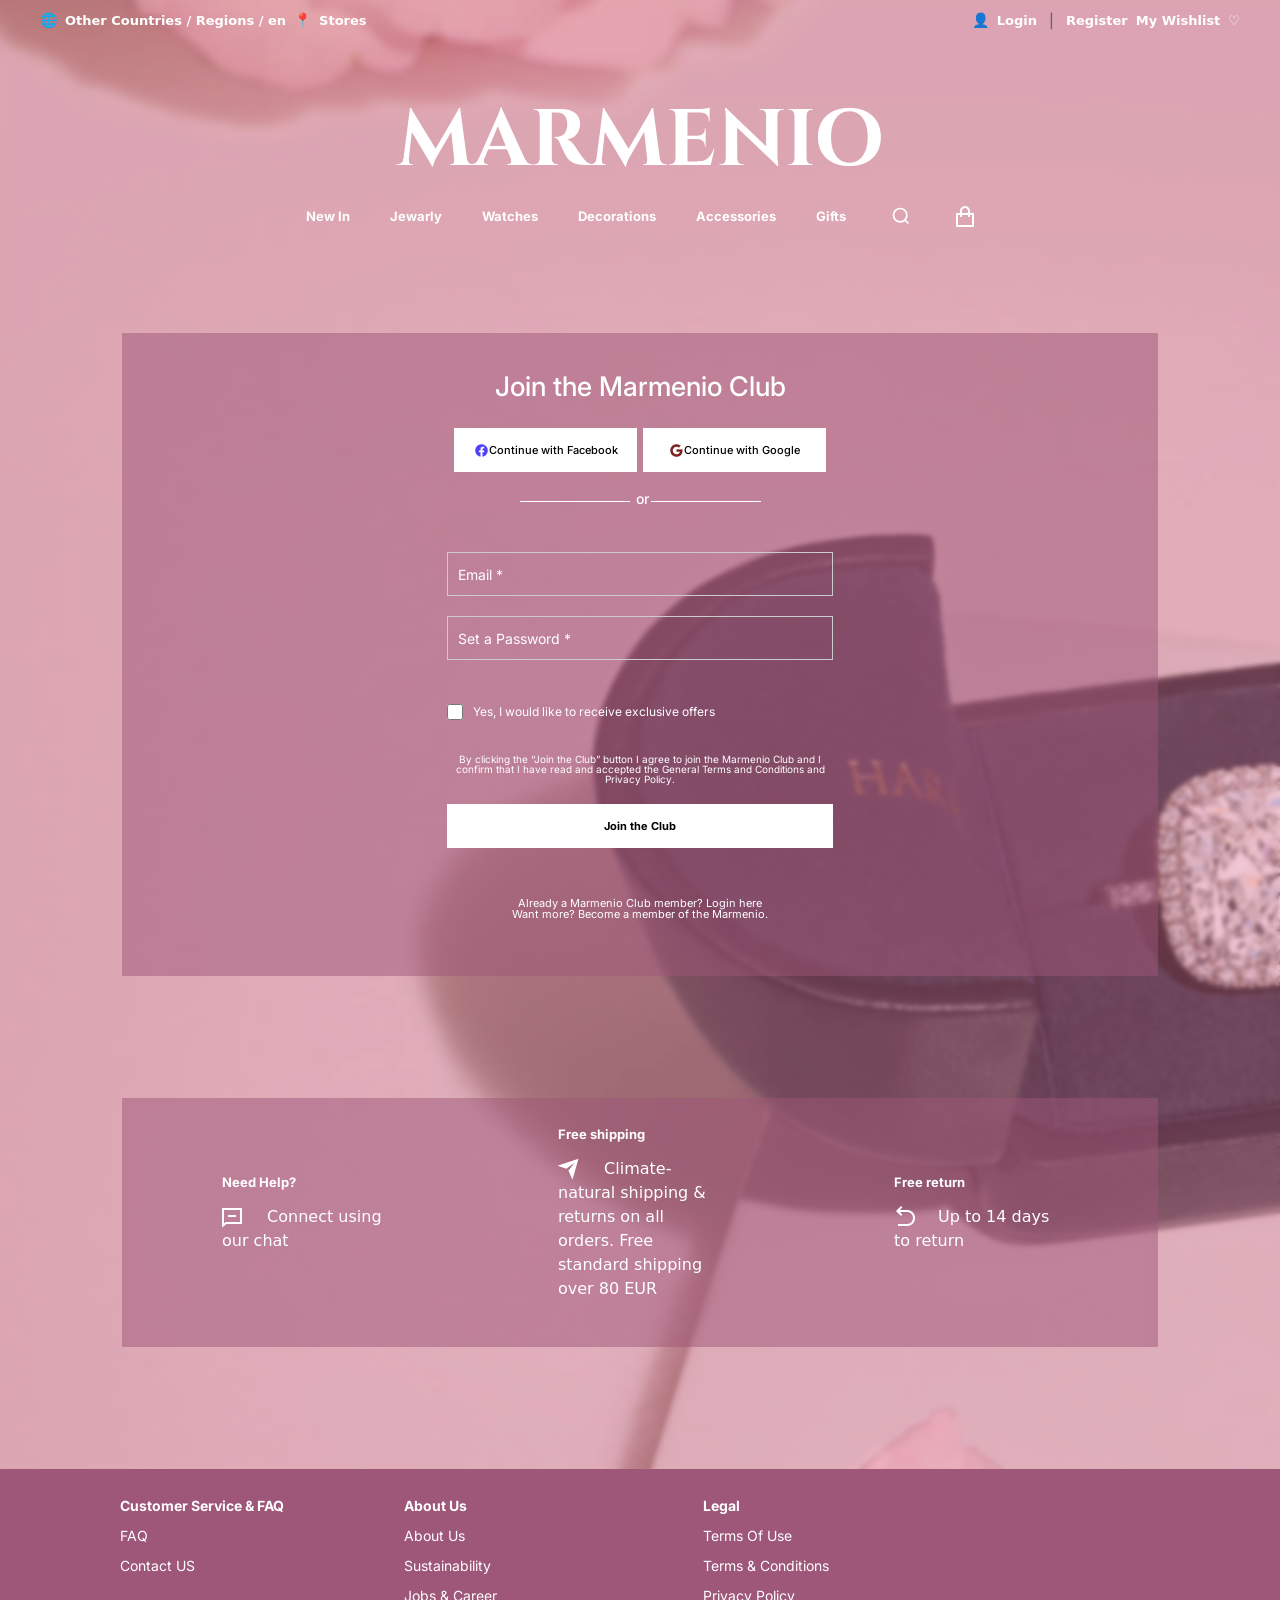
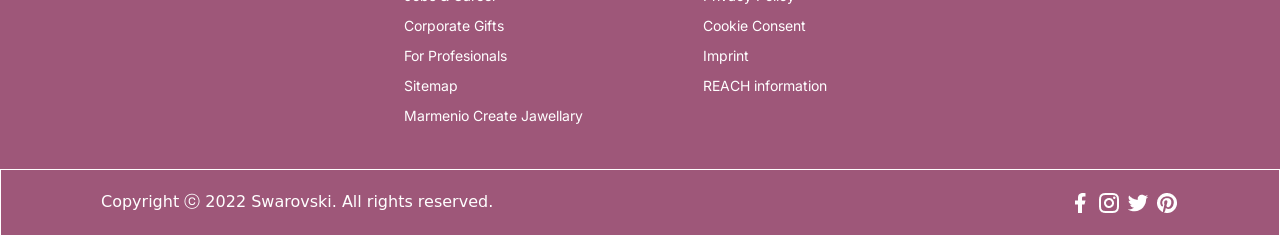
<file: contact.html>
<!DOCTYPE html>
<html lang="en">
  <head>
    <meta charset="UTF-8" />
    <meta name="viewport" content="width=device-width, initial-scale=1.0" />
    <title>MARMENIO</title>
    <link rel="stylesheet" href="style.css" />
    <link
      href="https://fonts.googleapis.com/css2?family=Cinzel:wght@700&family=Inter:wght@400;500;700&display=swap"
      rel="stylesheet"
    />
    <link
      href="https://cdn.jsdelivr.net/npm/bootstrap@5.3.2/dist/css/bootstrap.min.css"
      rel="stylesheet"
    />
  </head>
  <body class="contact-page">
    <div class="top-bar">
      <div class="top-bar-left">
        <span class="globe-icon">🌐</span>
        <span>Other Countries / Regions / en</span>
        <span class="location-icon">📍</span>
        <span>Stores</span>
      </div>
      <div class="top-bar-right">
        <span class="user-icon">👤</span>
        <span>Login</span>
        <span class="divider">|</span>
        <span>Register</span>
        <span>My Wishlist</span>
        <span class="heart-icon">♡</span>
      </div>
    </div>
    <header class="header">
      <h1 class="logo">MARMENIO</h1>
      <nav class="main-nav">
        <a href="index.html">New In</a>
        <a href="about.html">Jewarly</a>
        <a href="contact.html">Watches</a>
        <a href="contact.html">Decorations</a>
        <a href="contact.html">Accessories</a>
        <a href="contact.html">Gifts</a>
        <button class="search-btn">
          <svg
            width="20"
            height="20"
            viewBox="0 0 24 24"
            fill="none"
            stroke="currentColor"
            stroke-width="2"
          >
            <circle cx="11" cy="11" r="8"></circle>
            <path d="m21 21-4.35-4.35"></path>
          </svg>
        </button>
        <button style="border: none; background-color: transparent; align-self: center; color: white;" class="cart">
          <img src="Vector (4).png" alt="cart" />
      </nav>
    </div>
    </header>

    <main class="registration-main">
        <div class="registration-card">
            <h2>Join the Marmenio Club</h2>
        <div class="social-login">
          <button>
            <img src="Frame (fb).png" alt="" />Continue with Facebook
          </button>
          <button class="google">
            <img src="Frame (goog).png" alt="" />Continue with Google
          </button>
        </div>

        <div class="divider"> <p> or</p></div>

        <form class="reg-form">
          <input type="email" placeholder="Email *" required />
          <div class="password-group">
            <input type="password" placeholder="Set a Password *"  required />
            
          </div>

          <label class="checkbox">
            <input type="checkbox" class="checkbox2" />
            Yes, I would like to receive exclusive offers
          </label>
          <div class="terms">
          <p>
            By clicking the “Join the Club” button I agree to join the Marmenio
            Club and I confirm that I have read and accepted the General Terms
            and Conditions and Privacy Policy.
          </p>
          </div>
          <button type="submit">Join the Club</button>
        </form>
        <div class="card-foter">
          <p>Already a Marmenio Club member? Login here Want more? Become a member
          of the Marmenio.</p>
        </div>
        
      </div>
    </main>

    <div class="Rectangle">
      <div class="help-section">
       
        <p>Need Help?</p>
         <p> <img src="Vector (❇️).png" alt="" style="margin-right: 20px;" />
       Connect using our chat</p>
       
      </div>
      <div class="help-section">
        <p>Free shipping</p>
             <p>
         <img src="Vector (↗️).png" alt="" style="margin-right: 20px;"/>
        Climate-natural shipping & returns on all orders. Free standard shipping
        over 80 EUR
      </p>
      </div>
 
      <div class="help-section">
        
        <p>Free return</p>

        <p> <img src="Frame (↩️).png" alt="" style="margin-right: 20px;" />Up to 14 days to return</p>
      </div>
    </div>

  <footer>
    <div class="flex footerFlex">
      <div class="footer1">
    <p class="firstP">Customer Service & FAQ</p>
    <p>FAQ</p>
    <p><a href="contact.html">Contact US</a> </p>
    </div>
    <div class="footer1">
    <p class="firstP">About Us</p>
    <p><a href="about.html">About Us</a> </p>
   <p>Sustainability</p>
   <p>Jobs & Career</p>
   <p>Corporate Gifts</p>
   <p>For Profesionals</p>
   <p>Sitemap</p>
   <p>Marmenio Create Jawellary</p>
   </div>
   <div class="footer1">
   <p class="firstP">Legal</p>
   <p>Terms Of Use</p>
   <p>Terms & Conditions</p>
 <p>Privacy Policy</p>
 <p>Cookie Consent</p>
 <p>Imprint</p>
 <p>REACH information</p>
 </div>
 </div>
  </footer>

  <div class="flex footer2">
  Copyright ⓒ 2022 Swarovski. All rights reserved.
 <div class="icons">
  <img src="Frame (9).png" alt="" />
  <img src="Frame (1).png" alt="">
  <img src="Frame (2).png" alt="">
  <img src="Frame (3).png" alt="">
 </div>
</div>
    <script src="https://cdn.jsdelivr.net/npm/bootstrap@5.3.2/dist/js/bootstrap.bundle.min.js"></script>
  </body>
</html>
</file>
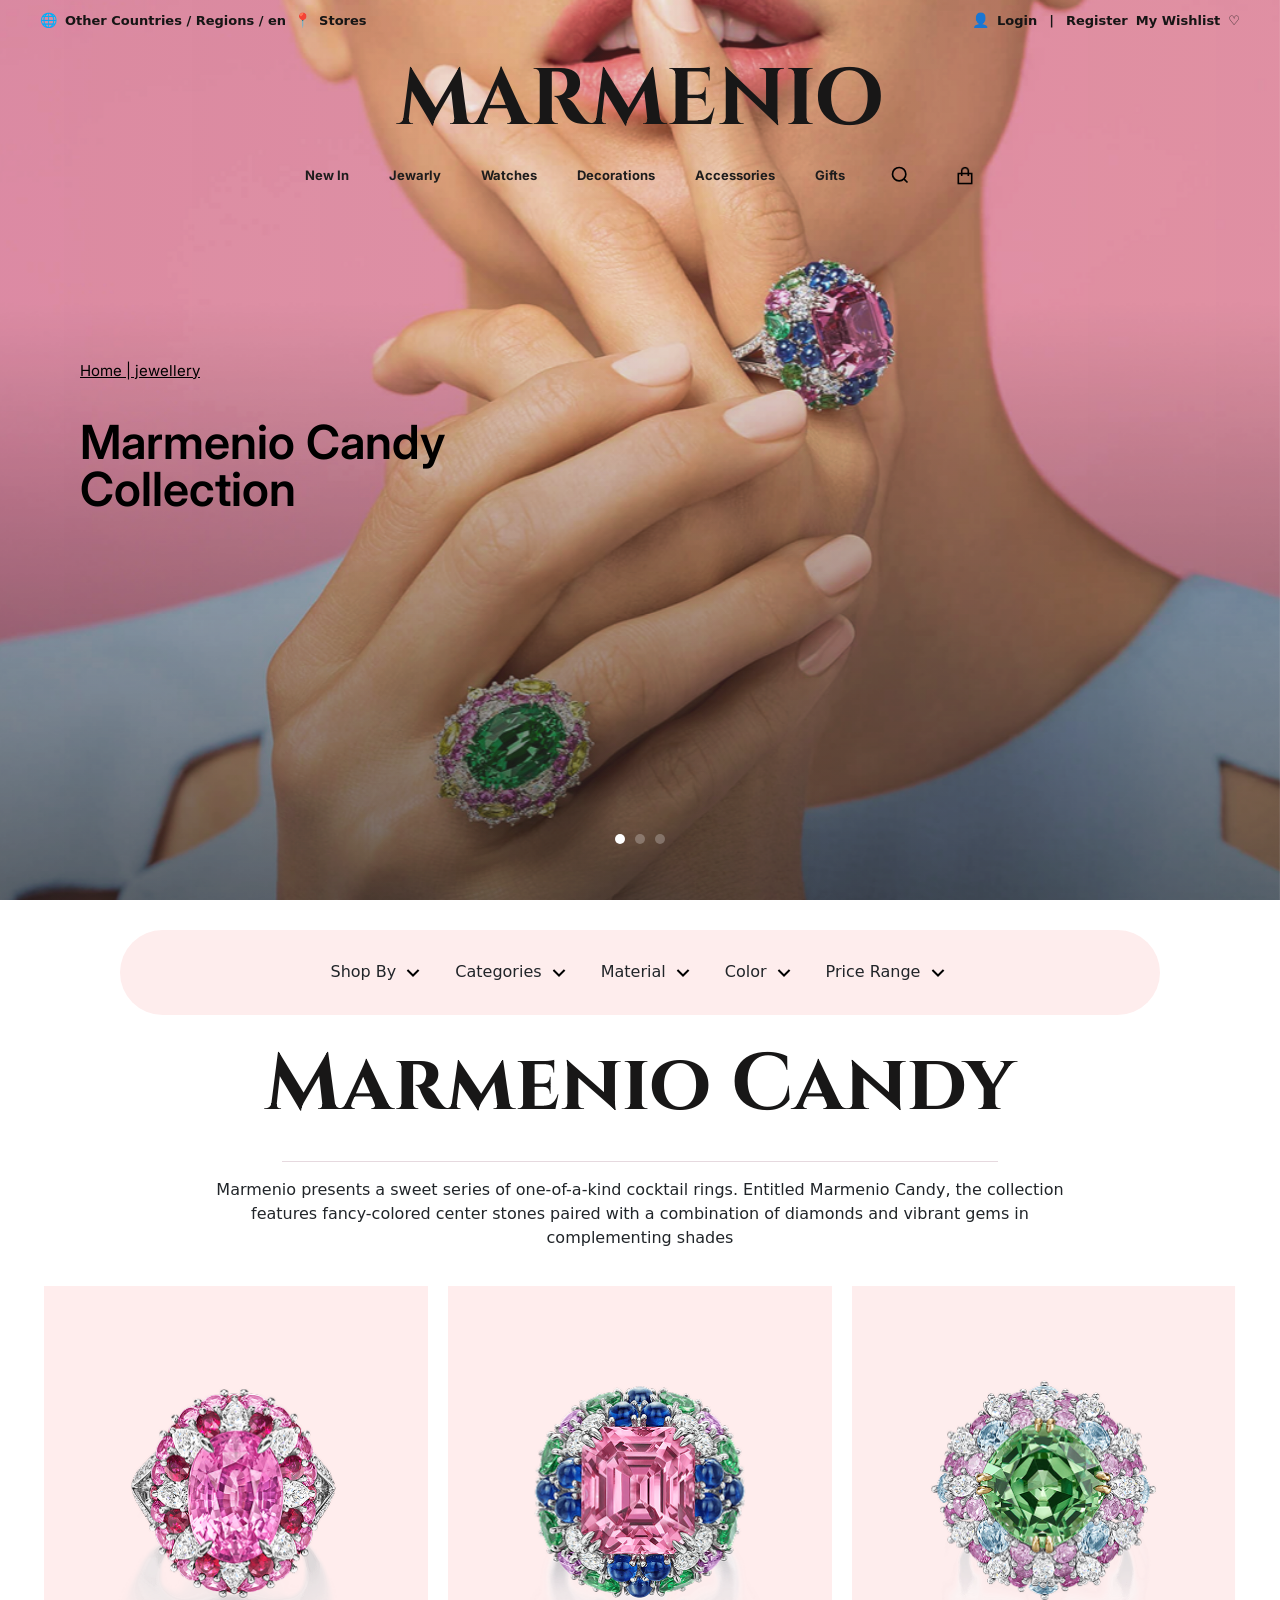
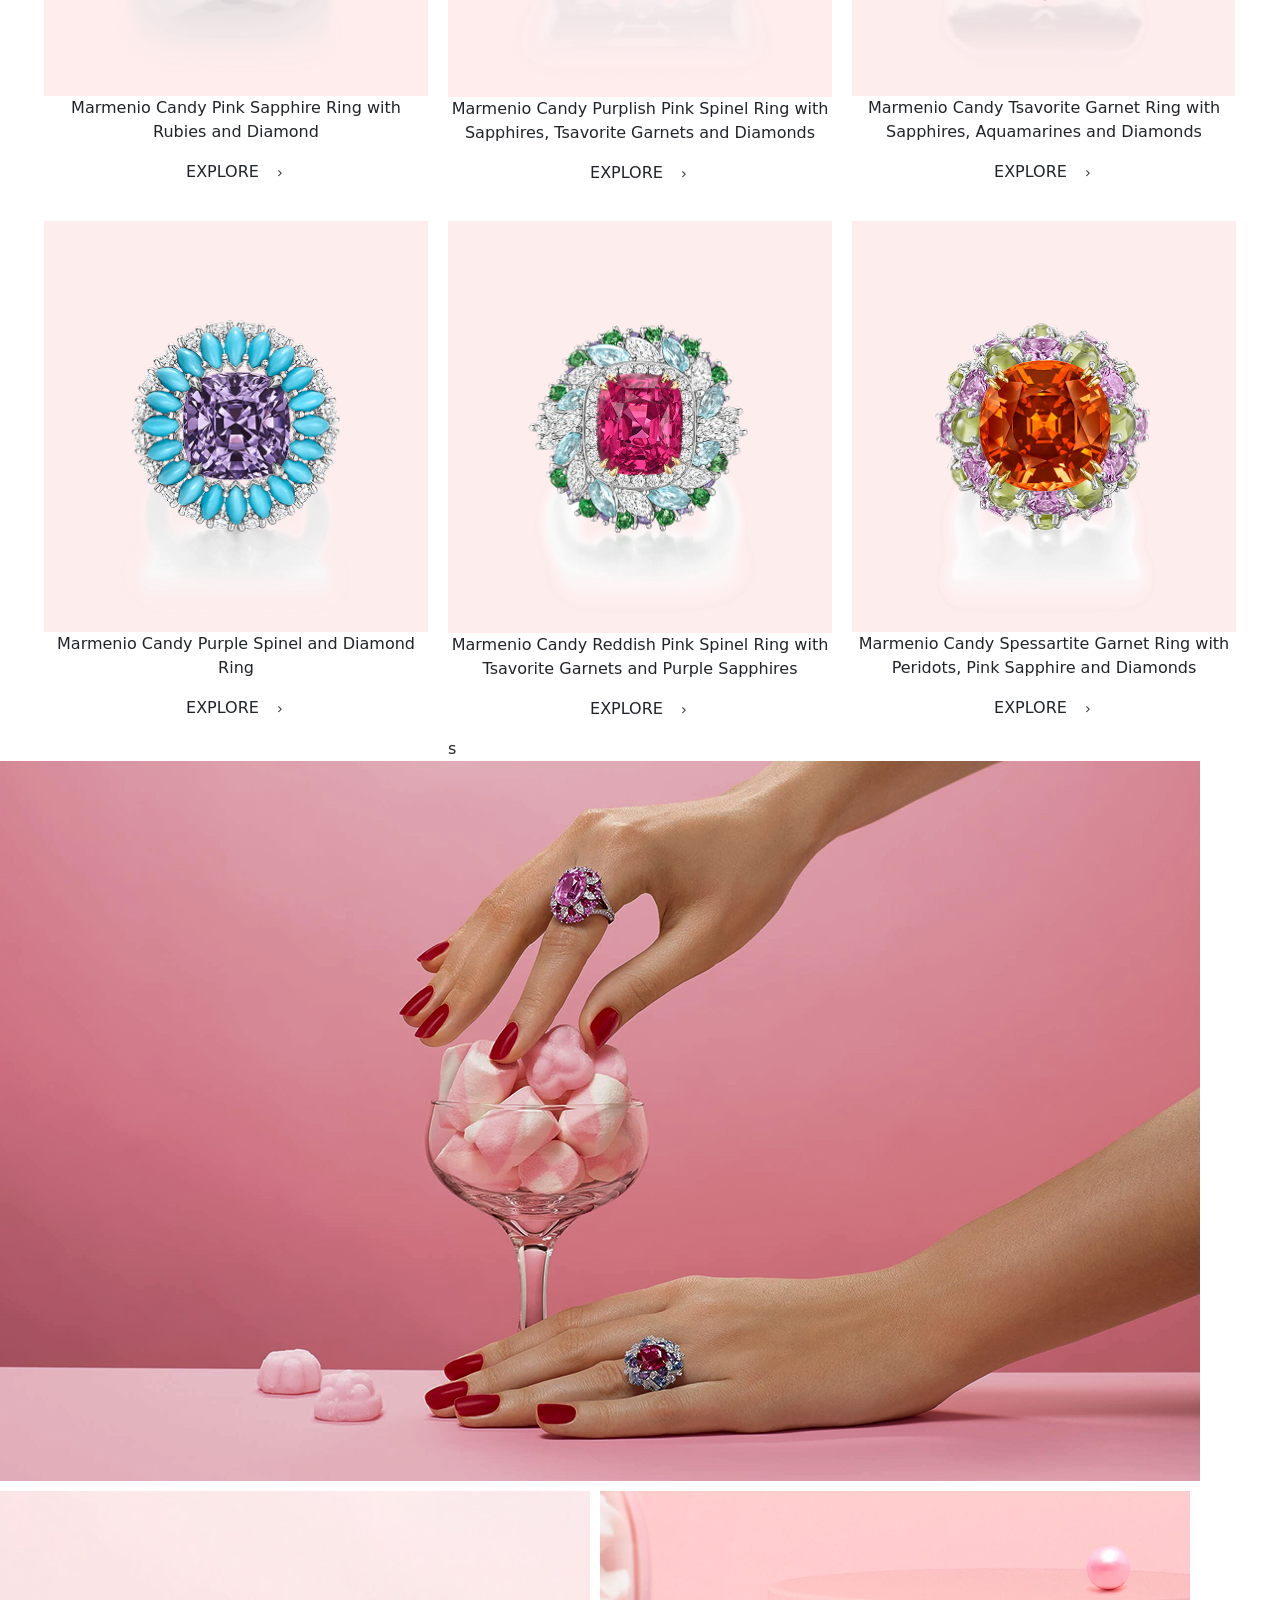
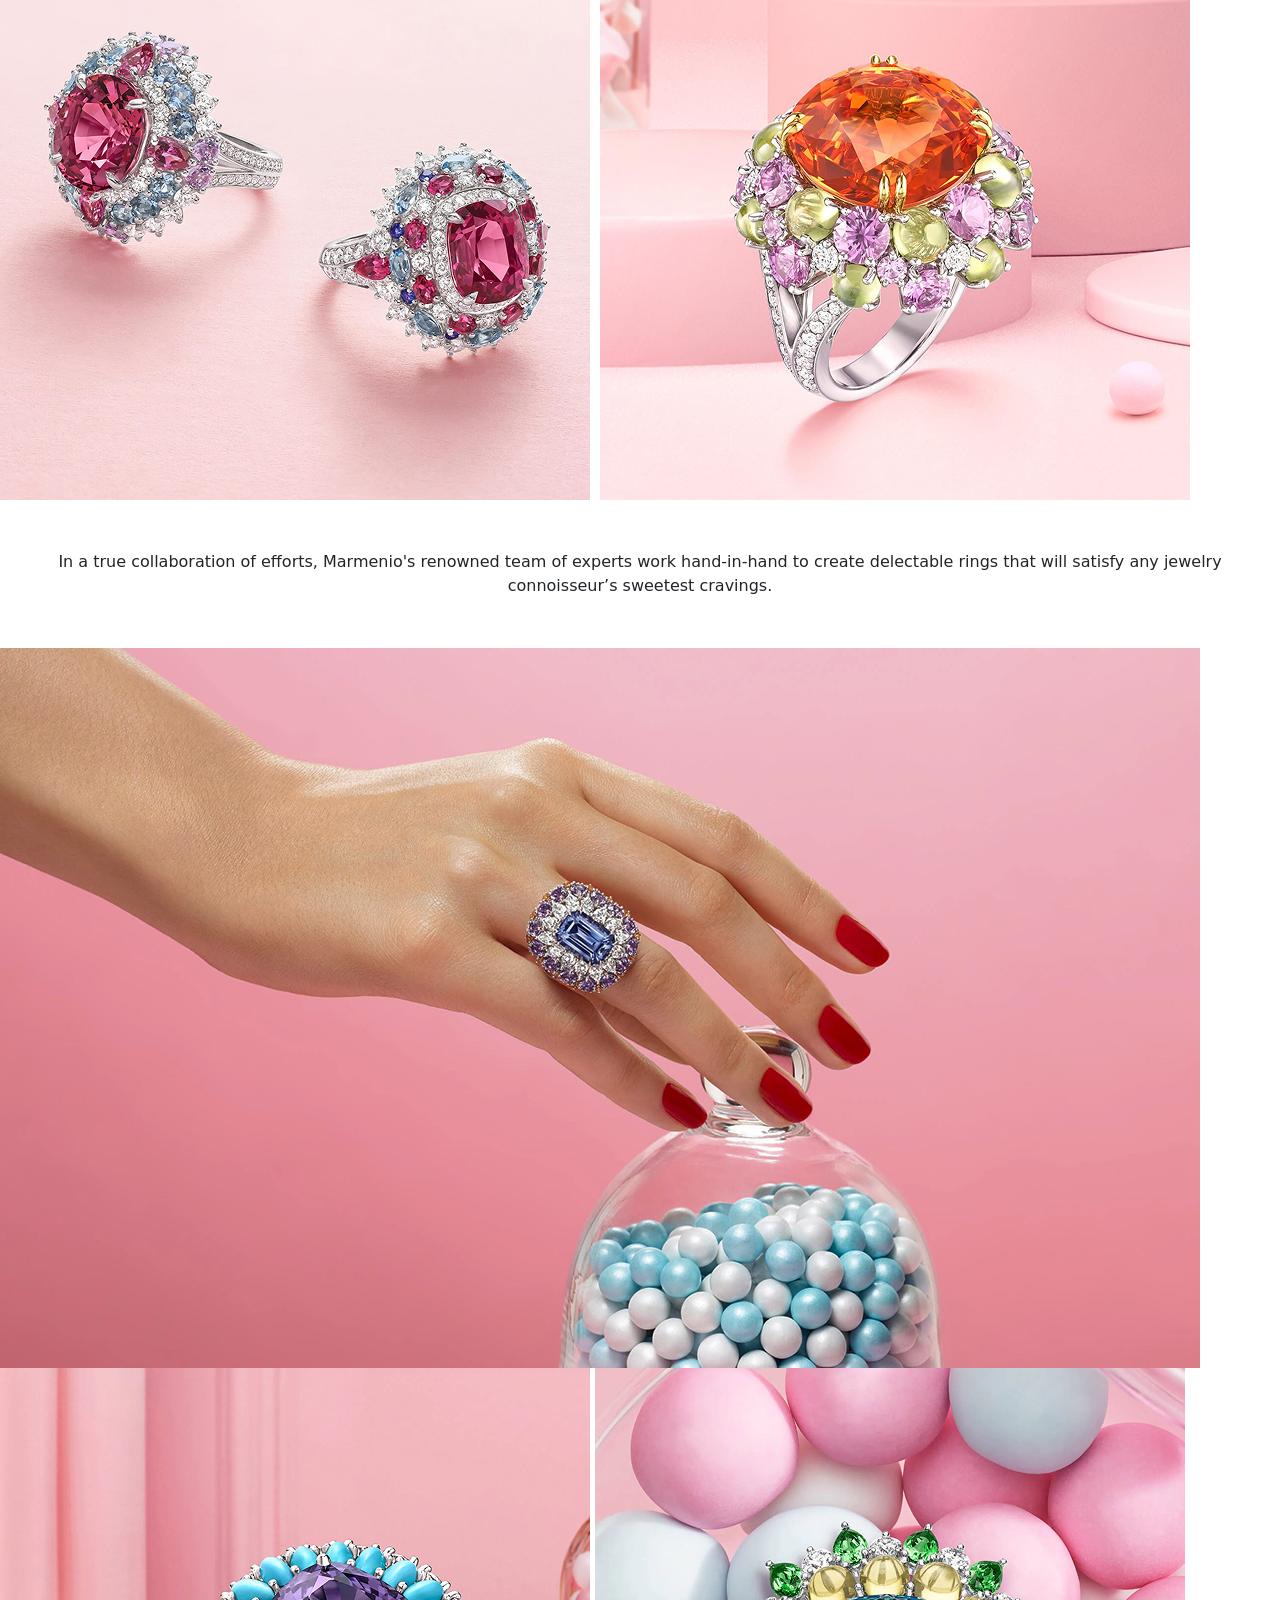
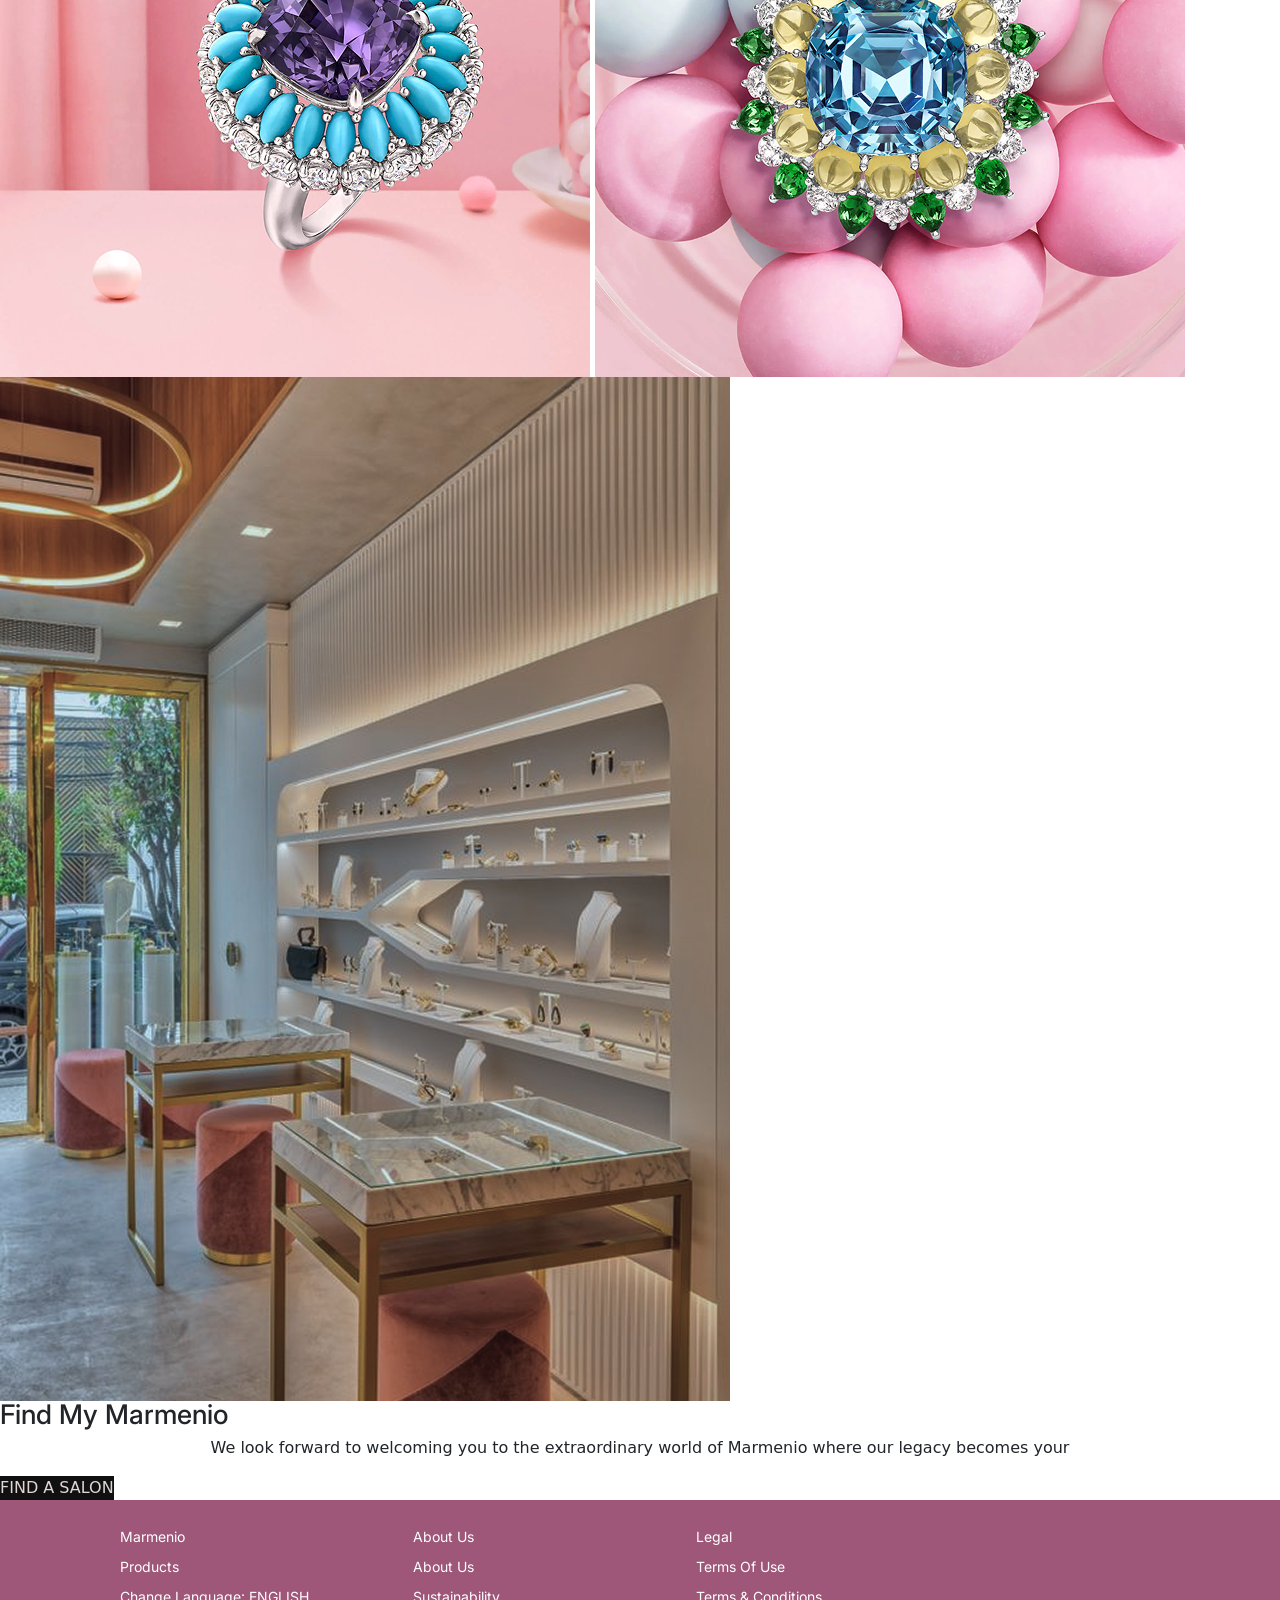
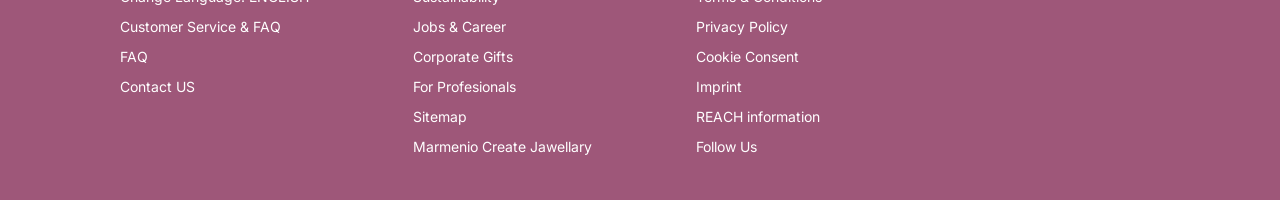
<file: Figma-Marmerino (2)/Figma-Marmerino/about.html>
<!DOCTYPE html>
<html lang="en">
  <head>
    <meta charset="UTF-8" />
    <meta name="viewport" content="width=device-width, initial-scale=1.0" />
    <title>MARMENIO</title>
    <link rel="stylesheet" href="style.css" />
    <link
      href="https://fonts.googleapis.com/css2?family=Cinzel:wght@700&family=Inter:wght@400;500;700&display=swap"
      rel="stylesheet"
    />
    <link
      href="https://cdn.jsdelivr.net/npm/bootstrap@5.3.2/dist/css/bootstrap.min.css"
      rel="stylesheet"
    />
  </head>
  <body>
 <!-- Top Bar -->
    <div class="top-bar">
      <div class="top-bar-left">
        <span class="globe-icon">🌐</span>
        <span>Other Countries / Regions / en</span>
        <span class="location-icon">📍</span>
        <span>Stores</span>
      </div>
      <div class="top-bar-right">
        <span class="user-icon">👤</span>
        <span>Login</span>
        <span class="divider">|</span>
        <span>Register</span>
        <span>My Wishlist</span>
        <span class="heart-icon">♡</span>
      </div>
    </div>

    <!-- Header -->
    <header class="header">
      <h1 class="logo">MARMENIO</h1>
      <nav class="main-nav">
        <a href="about.html">New In</a>
        <a href="about.html">Jewarly</a>
        <a href="about.html">Watches</a>
        <a href="about.html">Decorations</a>
        <a href="#">Accessories</a>
        <a href="#">Gifts</a>
        <button class="search-btn">
          <svg
            width="20"
            height="20"
            viewBox="0 0 24 24"
            fill="none"
            stroke="currentColor"
            stroke-width="2"
            color="black"
          >
            <circle cx="11" cy="11" r="8"></circle>
            <path d="m21 21-4.35-4.35"></path>
          </svg>
        </button>
        <button style="border: none; background-color: transparent; align-self: center;" class="cart">
          <img style="width: 20px; height: 20px; " src="cart.png" alt="">
        </button>
      </nav>
    </header>

    <!-- Hero Section - Bootstrap Carousel -->
    <div
      id="heroCarousel"
      class="carousel slide hero-carousel"
      data-bs-ride="carousel"
    >
      <!-- Indicators -->
      <div class="carousel-indicators">
        <button
          type="button"
          data-bs-target="#heroCarousel"
          data-bs-slide-to="0"
          class="active"
          aria-current="true"
          aria-label="Slide 1"
        ></button>
        <button
          type="button"
          data-bs-target="#heroCarousel"
          data-bs-slide-to="1"
          aria-label="Slide 2"
        ></button>
        <button
          type="button"
          data-bs-target="#heroCarousel"
          data-bs-slide-to="2"
          aria-label="Slide 3"
        ></button>
      </div>

      <!-- Slides -->
      <div class="carousel-inner">
        <!-- Slide 1 -->
        <div class="carousel-item active">
          <div class="hero-slide">
            <img src="Rectangle 6.png" alt="Slide 1" class="hero-image" />
            <div class="hero-overlay"></div>
            <div class="hero-content">
              <a class="aboutA" href="index.html">Home | jewellery</a>
              <h2 class="hero-title aboutTitle">Marmenio Candy Collection</h2>
              
            </div>
          </div>
        </div>

        <!-- Slide 2 -->
        <!-- <div class="carousel-item">
          <div class="hero-slide">
            <img
              src="istockphoto-1178099625-612x612.jpg"
              alt="Slide 2"
              class="hero-image"
            />
            <div class="hero-overlay"></div>
            <div class="hero-content">
              <h2 class="hero-title">Elegant<br />Collection</h2>
              <a href="#" class="discover-btn">Discover more</a>
            </div>
          </div>
        </div> -->

        <!-- Slide 3 -->
       <!-- <div class="carousel-item">
          <div class="hero-slide">
            <img
              src="display-of-elegant-pink-perfume-bottles-artistically-arranged-on-a-gentle-fabric-background-photo.jpg"
              alt="Slide 3"
              class="hero-image"
            />
            <div class="hero-overlay"></div>
            <div class="hero-content">
              <h2 class="hero-title">Timeless<br />Beauty</h2>
              <a href="#" class="discover-btn">Discover more</a>
            </div>
          </div>
        </div>  -->
      </div>
    
    <section class="list">
      <div class="list">
        <ul>
          <li>Shop By <img src="Frame (0).png" alt="" /></li>
          <li>Categories <img src="Frame (0).png" alt="" /></li>
          <li>Material <img src="Frame (0).png" alt="" /></li>
          <li>Color <img src="Frame (0).png" alt="" /></li>
          <li>Price Range <img src="Frame (0).png" alt="" /></li>
        </ul>
      </div>
    </section>
    <div class="textAbout">
      <h1 class="logo">Marmenio Candy</h1>
      <hr />
      <p>
        Marmenio presents a sweet series of one-of-a-kind cocktail rings.
        Entitled Marmenio Candy, the collection features fancy-colored center
        stones paired with a combination of diamonds and vibrant gems in
        complementing shades
      </p>
    </div>
    <div class="product">
      <div class="productCard">
      <img src="Group 748.png" alt="" />
      <p>Marmenio Candy Pink Sapphire Ring with Rubies and Diamond</p>
      <p>EXPLORE <img class="vector" src="Frame (v).png" alt="" /></p>
      </div>
      <div class="productCard">
      <img src="Frame 749.png" alt="" />
      <p>
        Marmenio Candy Purplish Pink Spinel Ring with Sapphires, Tsavorite
        Garnets and Diamonds
      </p>
      <p>EXPLORE <img class="vector" src="Frame (v).png" alt="" /></p>
      </div>
      <div class="productCard">
      <img src="Frame 749 (1).png" alt="" />
      <p>
        Marmenio Candy Tsavorite Garnet Ring with Sapphires, Aquamarines and
        Diamonds
      </p>
      <p>EXPLORE <img class="vector" src="Frame (v).png" alt="" /></p>
      </div>
      <div class="productCard">
      <img style="background-color: #FEEDED" src="Rectangle 431.png" alt="" />
      <p>Marmenio Candy Purple Spinel and Diamond Ring</p>
      <p>EXPLORE <img class="vector" src="Frame (v).png" alt="" /></p>
      </div>
      <div class="productCard">
      <img style="background-color: #FEEDED" src="Rectangle 432.png" alt="" />
      <p>
        Marmenio Candy Reddish Pink Spinel Ring with Tsavorite Garnets and
        Purple Sapphires
      </p>
      <p>EXPLORE <img class="vector" src="Frame (v).png" alt="" /></p>s
      </div>
      <div class="productCard">
      <img style="background-color: #FEEDED" src="Rectangle 433.png" alt="" />
      <p>
        Marmenio Candy Spessartite Garnet Ring with Peridots, Pink Sapphire and
        Diamonds
      </p>
      <p>EXPLORE <img class="vector" src="Frame (v).png" alt="" /></p>
      </div>
    </div>
    <section class="baner">
      <div class="baner-img">
        <img src="Rectangle 438.png" alt="" />
        <div class="flexAbout">
        <img src="Rectangle 439.png" alt="" />
        <img src="Rectangle 440.png" alt="" />
        </div>
        <p style="margin: 50px;">
          In a true collaboration of efforts, Marmenio's renowned team of
          experts work hand-in-hand to create delectable rings that will satisfy
          any jewelry connoisseur’s sweetest cravings.
        </p>
        <img src="Rectangle 441.png" alt="" />
        <img src="Rectangle 442.png" alt="" />
        <img src="Rectangle 443.png" alt="" />
      </div>
    </section>
    <section class="store">
      <img src="Rectangle 444.png" alt="" />
      <div class="contentText">
        <h3>Find My Marmenio</h3>
        <p>
          We look forward to welcoming you to the extraordinary world of
          Marmenio where our legacy becomes your
        </p>
        <button>FIND A SALON</button>
      </div>
    </section>

    <footer>
      <div class="flex">
        <div class="footer1">
          <p>Marmenio</p>
          <p>Products</p>
          <p>Change Language: ENGLISH</p>
          <p>Customer Service & FAQ</p>
          <p>FAQ</p>
          <p>Contact US</p>
        </div>
        <div class="footer1">
          <p>About Us</p>
          <p>About Us</p>
          <p>Sustainability</p>
          <p>Jobs & Career</p>
          <p>Corporate Gifts</p>
          <p>For Profesionals</p>
          <p>Sitemap</p>
          <p>Marmenio Create Jawellary</p>
        </div>
        <div class="footer1">
          <p>Legal</p>
          <p>Terms Of Use</p>
          <p>Terms & Conditions</p>
          <p>Privacy Policy</p>
          <p>Cookie Consent</p>
          <p>Imprint</p>
          <p>REACH information</p>
          <p>Follow Us</p>
        </div>
      </div>
    </footer>

    <script src="https://cdn.jsdelivr.net/npm/bootstrap@5.3.2/dist/js/bootstrap.bundle.min.js"></script>
  </body>
</html>
</file>
<file: style.css>
* {
  margin: 0;
  padding: 0;
  box-sizing: border-box;
}

body {
  font-family: "Inter", sans-serif;
  overflow-x: hidden;
}

/* Top Bar */
.top-bar {
  display: flex;
  flex-wrap: wrap;
  justify-content: space-between;
  align-items: center;
  padding: 10px 40px;
  background-color: transparent;
  position: absolute;
  top: 0;
  left: 0;
  right: 0;
  z-index: 100;
  color: white;
  font-size: 13px;
  font-weight: 700;
}

.top-bar-left,
.top-bar-right {
  display: flex;
  align-items: center;
  gap: 8px;
}

.top-bar-right .divider {
  margin: 0 4px;
}

.globe-icon,
.location-icon,
.user-icon {
  font-size: 14px;
}

/* Header */
.header {
  position: absolute;
  top: 40px;
  left: 0;
  right: 0;
  z-index: 100;
  display: flex;
  flex-direction: column;
  align-items: center;
  padding: 20px 40px;
  color: white;
}

.logo {
  font-family: "Cinzel", serif;
  font-size: 80px;
  font-weight: 700;
  color: white;
  letter-spacing: 0;
  line-height: 100%;
  margin-bottom: 20px;
}

.main-nav {
  display: flex;
  align-items: center;
  gap: 40px;
  flex-wrap: wrap;
}

.main-nav a {
  color: white;
  text-decoration: none;
  font-family: "Inter", sans-serif;
  font-size: 13px;
  font-weight: 700;
  line-height: 100%;
  letter-spacing: 0;
  transition: opacity 0.3s;
}

.main-nav a:hover {
  opacity: 0.8;
}

.search-btn {
  background: none;
  border: none;
  color: white;
  cursor: pointer;
  padding: 5px;
  display: flex;
  align-items: center;
  justify-content: center;
}

/* Hero Carousel Section */
.hero-carousel {
  height: 100vh;
  min-height: 600px;
}

.hero-carousel .carousel-inner,
.hero-carousel .carousel-item {
  height: 100%;
}

.hero-slide {
  position: relative;
  height: 100vh;
  min-height: 600px;
  display: flex;
  align-items: center;
}

.hero-image {
  position: absolute;
  top: 0;
  left: 0;
  width: 100%;
  height: 100%;
  object-fit: cover;
  z-index: -1;
}

.hero-overlay {
  position: absolute;
  top: 0;
  left: 0;
  width: 100%;
  height: 100%;
  background: linear-gradient(
    to right,
    rgba(158, 152, 154, 0.127),
    rgba(193, 185, 188, 0.164)
  );
  z-index: 0;
}

.hero-content {
  position: relative;
  padding-left: 80px;
  z-index: 10;
}

.hero-title {
  font-family: "Cinzel", serif;
  font-size: 64px;
  font-weight: 700;
  color: white;
  line-height: 1.1;
  margin-bottom: 30px;
}

.discover-btn {
  display: inline-block;
  padding: 15px 40px;
  background-color: white;
  color: #333;
  text-decoration: none;
  font-family: "Inter", sans-serif;
  font-size: 14px;
  font-weight: 500;
  border-radius: 30px;
  transition: all 0.3s;
}

.discover-btn:hover {
  background-color: #f0f0f0;
  transform: translateY(-2px);
}

/* Bootstrap Carousel Controls */
.hero-carousel .carousel-control-prev,
.hero-carousel .carousel-control-next {
  width: 60px;
  opacity: 0.7;
  transition: opacity 0.3s;
}

.hero-carousel .carousel-control-prev:hover,
.hero-carousel .carousel-control-next:hover {
  opacity: 1;
}

.hero-carousel .carousel-control-prev-icon,
.hero-carousel .carousel-control-next-icon {
  width: 24px;
  height: 24px;
}

/* Bootstrap Carousel Indicators */
.hero-carousel .carousel-indicators {
  bottom: 40px;
}

.hero-carousel .carousel-indicators button {
  width: 10px;
  height: 10px;
  border-radius: 50%;
  background-color: rgba(255, 255, 255, 0.5);
  border: none;
  margin: 0 5px;
  transition: background-color 0.3s;
}

.hero-carousel .carousel-indicators button.active {
  background-color: white;
}

.hero-carousel .carousel-indicators button:hover {
  background-color: rgba(255, 255, 255, 0.8);
}

.text {
  background-color: #ffeded;
}

.sect2 {
  position: relative;
  width: 100%;
}
.img > img {
  width: 100%;
  height: auto;
}
.img h3,
.img button {
  position: absolute;
}
.text {
  display: flex;
  flex-direction: column;
  align-items: center;
  justify-content: center;
  padding: 40px 120px;
}
.text p {
  margin-bottom: 0;
  text-align: center;
}

.img h3 {
  font-family: Inter;
  font-weight: 700;
  font-style: Bold;
  font-size: 40px;
  line-height: 100%;
  letter-spacing: 0%;
  left: 10%;
  bottom: 10%;
  color: #ffffff;
}
.img button {
  margin-top: 60px;
  padding: 10px 20px;
  background: white;
  color: black;
  border: none;
  border-radius: 7px;
  font-family: Inter;
  font-weight: 500;
  font-size: 14px;
  line-height: 100%;
  letter-spacing: 0%;
  cursor: pointer;
  font-family: Inter;
  font-weight: 600;
  font-style: Semi Bold;
  font-size: 16px;
  line-height: 100%;
  letter-spacing: 0%;
  bottom: 10%;
  right: 10%;
}

.sect3 {
  background-color: #ffeded;
  width: 100%;
  display: flex;
  flex-wrap: wrap;
  justify-content: center;
  align-items: center;
  padding: 60px 120px;
  gap: 40px;
}
h2,
p {
  text-align: center;
}

.ellipse {
  width: 12;
  height: 12;
  opacity: 1;
  border-width: 1px;
}
.watch-list {
  display: flex;
  align-items: center;
  flex-direction: column;
  gap: 20px;
  padding: 40px 20px;
}

.watch-list,
.diamond-collection {
  display: flex;
  flex-direction: column;
  align-items: center;
  gap: 20px;
  padding: 40px 20px;
}
.diamond- img {
  width: 100%;
  height: auto;
}
.love {
  background-color: #ffeded;
  padding: 20px 0;
}
.love img {
  width: 100%;
  height: 387px;
  opacity: 1;
}
.loveText {
  max-width: 792px;
  display: flex;
  flex-direction: column;
  align-items: center;
  width: 100%;
  justify-self: center;
}

.BtnLove {
  width: 283;
  height: 59;
  opacity: 1;
  padding-top: 20px;
  padding-right: 100px;
  padding-bottom: 20px;
  padding-left: 100px;
  gap: 10px;
  border-radius: 6px;
  border-width: 1px;
  border: none;
  border: 1px solid #585235;
  background-color: transparent;
}

.content {
  background-color: #ffeded;
  padding: 40px 100px;
  display: flex;
  gap: 50px;
  align-items: center;
  /* flex-wrap: wrap; */
}
.content img {
  max-width: 100%;
}
.contentText h3 {
  font-family: Inter;
  font-weight: 500;
  font-style: Medium;
  font-size: 27px;
  line-height: 100%;
  letter-spacing: 0%;
  max-width: 590px;
}
.contentText input {
  width: 70%;
  background: white;
  height: 52px;
  padding: 10px;
  border: none;
}
.contentText button {
  height: 52px;
  background-color: rgb(17, 16, 16);
  color: rgb(225, 213, 213);
  border: none;
  padding: 20px 40px;
  text-align: center;
  display: flex;
  justify-content: center;
  align-items: center;
}
a {
  text-decoration: none !important;
  color: inherit !important;
}
footer {
  background-color: #9e5779;
  padding: 30px 120px;
}

.flex1 {
  border: 1px solid #ffffff;
  padding: 20px 100px;
}

.flex {
  display: flex;
  gap: 10px;
  flex-wrap: wrap;
  align-items: center;
}
.footerFlex {
  align-items: flex-start;
  gap: 120px;
}

.center {
  justify-content: center;
}

.Ellipse {
  display: flex;
  justify-content: center;
  gap: 10px;
  margin-top: 20px;
}

.text3 {
  text-align: center;
  padding: 20px;
}

.text3 h2 {
  font-size: 28px;
  margin-bottom: 15px;
}

.text3 hr {
  width: 100px;
  margin: 15px auto;
  border: 1px solid #9b6a7f;
}

.text3 p {
  font-size: 16px;
  max-width: 600px;
  margin: 0 auto;
}

.footer1 h5 {
  font-family: Inter;
  font-weight: 700;
  font-style: Bold;
  font-size: 14px;
  color: #ffffff;
  line-height: 100%;
  letter-spacing: 0%;
  text-align: left;
}

.footer1 p {
  text-align: left;
  color: #ffffff;
  font-family: Inter;
  font-weight: 400;
  font-style: Regular;
  font-size: 14px;
  line-height: 100%;
  letter-spacing: 0%;
}
.footer2 {
  justify-content: space-between;
  background-color: #9e5779;
  margin-top: 0px;
  color: #ffffff;
}

.footer2 p {
  font-family: Inter;
  font-weight: 400;
  font-style: Regular;
  font-size: 11px;
  line-height: 100%;
  letter-spacing: 0%;
  color: #ffffff;
}
.footer2 {
  border: 1px solid #ffffff;
  padding: 20px 100px;
}
.footer2 p {
  font-family: Inter;
  font-weight: 400;
  font-style: Regular;
  font-size: 11px;
  line-height: 100%;
  letter-spacing: 0%;
  color: #ffffff;
}

.flex1 button {
  width: 30%;
}

.aboutTitle {
  color: black;
  font-family: Inter;
  font-weight: 600;
  font-style: Semi Bold;
  font-size: 47px;
  line-height: 100%;
  letter-spacing: 0%;
  text-align: left;
  max-width: 411px;
  margin-top: 35px;
}

.aboutA {
  font-family: Inter;
  font-weight: 400;
  font-style: Regular;
  font-size: 15px;
  line-height: 100%;
  letter-spacing: 0%;
  text-align: left;
  color: #000000;
}
.list ul {
  display: flex;
  justify-content: center;
  gap: 30px;
  text-decoration: none;
  list-style: none;
  background: #feeded;
  padding: 30px;
  border-radius: 50px;
  margin: 30px 120px;
}

.textAbout {
  align-self: center;
  justify-self: center;
  display: flex;
  flex-direction: column;
  justify-content: center;
  align-items: center;
  margin: 20px 15%;
}
.textAbout hr {
  width: 100%;
  background: #9b6a7f;
  color: #9b6a7f;
  height: 1px;
}
.productCard {
  max-width: 30%;
}

.productCard img {
  width: 100%;
  height: 80%;
}

.product {
  display: flex;
  gap: 20px;
  flex-wrap: wrap;
  justify-content: center;
  margin-top: 20px;
}

.vector {
  margin-left: 10px;
  width: 12px !important;
  height: 12px;
  opacity: 1;
}
.baner-img {
  margin: 20px 80px;
}
.baner-img img {
  max-width: 100%;
  height: auto;
  margin-top: 10px;
  padding: 10px;
  align-items: center;
}
.baner1img {
  width: 100%;
}
.baner2img,
.baner3img {
  width: 50%;
}
.flexAbout {
  display: flex;
  gap: 10px;
  max-width: 100%;
  margin-top: 15px;
}
.flexAbout img {
  max-width: 50%;
}
.baner {
  width: 100%;
  display: flex;
  justify-content: center;
  align-items: center;
  flex-direction: column;
}
.store {
  width: 100%;
  display: flex;
  justify-content: center;
  align-items: center;
  text-align: center;
  background-color: #ffeded;
}
.store img {
  margin-top: 10px;
  padding: 10px;
  align-items: center;
  max-width: 100%;
  opacity: 1;
}
.store button {
  width: 312px;
  height: 59px;
  opacity: 1;
  top: 6042.32px;
  left: 943px;
  gap: 10px;
  border-width: 1px;
  border-radius: 6px;
  padding-top: 20px;
  padding-right: 100px;
  padding-bottom: 20px;
  padding-left: 100px;
  align-items: center;
  background-color: transparent;
  border: 1px solid #585235;
  cursor: pointer;
  color: black;
  font-weight: 600;
}

.registration-main {
  background: #9e577980;
  margin-top: 100px;
  display: flex;
  flex-direction: column;
  align-items: center;
  justify-content: center;
  padding: 40px 20px;
  margin: 122px;
}
.registration-card {
  display: flex;
  flex-direction: column;
  justify-content: center;
  align-items: center;
}
.registration-card h2 {
  font-family: Inter;
  font-weight: 500;
  font-style: Medium;
  font-size: 27px;
  line-height: 100%;
  letter-spacing: 0%;
  text-align: center;
  color: #ffffff;
}
.reg-form {
  margin: 0 auto;
  max-width: 386px;
}
.reg-form input {
  width: 100%;
  height: 44px;
  margin: 10px 0;
  padding: 10px;
  border: 1px solid #cccccc;
  background-color: transparent;
}
.reg-form input::placeholder {
  font-family: Inter;
  font-weight: 400;
  font-style: Regular;
  font-size: 14px;
  line-height: 100%;
  letter-spacing: 0%;
  color: #ffffff;
}

.checkbox {
  display: flex;
  align-items: center;
  gap: 10px;
  margin: 10px 0;
  font-family: Inter;
  font-weight: 400;
  font-style: Regular;
  font-size: 12px;
  line-height: 100%;
  letter-spacing: 0%;
  color: #ffffff;
}
.checkbox2 {
  width: 16px !important;
  height: 16px;
}
.terms {
  font-family: Inter;
  font-weight: 400;
  font-style: Regular;
  font-size: 10px;
  line-height: 100%;
  letter-spacing: 0%;
  color: #ffffff;
  margin-bottom: 20px;
  text-align: left;
}
.reg-form button {
  width: 100%;
  height: 44px;
  background: #ffffff;
  color: #000000;
  border: none;
  cursor: pointer;
  font-family: Inter;
  font-weight: 700;
  font-style: Bold;
  font-size: 11px;

  line-height: 100%;
  letter-spacing: 0%;
  text-align: center;
}
.card-foter p {
  font-family: Inter;
  font-weight: 400;
  font-style: Regular;
  font-size: 11px;
  line-height: 100%;
  letter-spacing: 0%;
  text-align: center;
  color: #ffffff;
  margin-top: 50px;
  max-width: 264px;
}
.social-login button {
  font-family: Inter;
  font-weight: 500;
  font-style: Medium;
  font-size: 11px;
  line-height: 100%;
  letter-spacing: 0%;
  text-align: center;
  color: #000000;
  width: 183px;
  height: 44px;
  background: #ffffff;
  border: none;
}
.divider {
  display: flex;
  align-items: center;
  justify-content: center;
  color: white;
  font-family: Inter;
  font-weight: 500;
  font-style: Medium;
  font-size: 14px;
  line-height: 100%;
  letter-spacing: 0%;
}
.divider p {
  color: white;
}

.divider p::before {
  content: "";
  display: inline-block;
  padding: 0px 10px;
  background-color: white;
  width: 110px;
  height: 1px;
  margin: 2px;
}
.divider p::after {
  content: "";
  display: inline-block;
  padding: 0 10px;
  background-color: white;
  width: 110px;
  height: 1px;
  margin: 2px;
}
.contact-page {
  background-image: url("contact.jpg");
  background-size: cover;
  background-position: center;
  background-repeat: no-repeat;
  min-height: 100vh;
  position: relative;
}

.contact-page::before {
  content: "";
  position: absolute;
  top: 0;
  left: 0;
  right: 0;
  bottom: 0;
  background-color: rgba(219, 112, 147, 0.4);
  backdrop-filter: blur(2px);
  z-index: 0;
}

.contact-page > * {
  position: relative;
  z-index: 1;
}
.social-login {
  gap: 20px;
  margin-top: 20px;
  justify-content: center;
  padding-bottom: 20;
}
.divider {
  text-align: center;
  margin: 20px 0;
  color: #666;
}

.firstP {
  font-family: Inter;
  font-weight: 700 !important;
  font-style: Bold;
  font-size: 14px;
  line-height: 100%;
  letter-spacing: 0%;
}
.contentText {
  display: flex;
  flex-direction: column;
  justify-content: center;
  align-items: center;
  padding: 20px;
}

.Rectangle {
  background: #9e577980;
  margin-top: 60px;
  display: flex;
  justify-content: space-between;
  align-items: center;
  gap: 30px;
  padding: 30px 100px;
  color: white;
  margin-bottom: 80px;
  margin: 122px;
  flex-wrap: wrap;
}
.help-section {
  max-width: 164px;
}
.Rectangle p {
  text-align: left;
}
.Rectangle p:first-child {
  font-family: Inter;
  font-weight: 700;
  font-style: Bold;
  font-size: 13px;

  line-height: 100%;
  letter-spacing: 0%;
}
.contentText h3 {
  font-family: Inter;
  font-weight: 600;
  font-style: Semi Bold;
  font-size: 47px;

  line-height: 100%;
  letter-spacing: 0%;
  text-align: center;
}
/* ==================== RESPONSIVE DESIGN ==================== */

/* Large screens (1200px and below) */
@media screen and (max-width: 1200px) {
  .text {
    padding: 40px 60px;
  }

  .sect3 {
    padding: 40px 60px;
  }

  footer {
    padding: 30px 60px;
  }

  .content {
    padding: 40px 60px;
  }

  .list ul {
    margin: 30px 60px;
  }

  .store {
    padding: 20px 60px;
    flex-wrap: wrap-reverse;
  }
}

.top-bar-about,
.logoAbout,
.main-nav-about {
  color: #000;
}
.main-nav-about a {
  color: #000;
}
/* Medium screens - Tablets (992px and below) */
@media screen and (max-width: 992px) {
  .top-bar {
    padding: 10px 20px;
    font-size: 11px;
    background: #ffcbe1;
  }

  .header {
    padding: 15px 20px;
  }

  .logo {
    font-size: 60px;
  }

  .main-nav {
    gap: 20px;
  }

  .main-nav a {
    font-size: 12px;
  }

  .hero-content {
    padding-left: 40px;
  }

  .hero-title {
    font-size: 48px;
  }

  .text {
    padding: 30px 40px;
  }

  .img h3 {
    font-size: 28px;
  }

  .sect3 {
    padding: 30px 40px;
  }

  .content {
    padding: 30px 40px;
    gap: 30px;
  }

  .contentText h3 {
    font-size: 22px;
  }

  footer {
    padding: 30px 40px;
  }

  .footer2 {
    padding: 15px 40px;
  }

  .love img {
    height: 300px;
  }

  .loveText {
    padding: 0 20px;
  }
}

/* Small screens - Tablets portrait (768px and below) */
@media screen and (max-width: 768px) {
  .top-bar {
    flex-direction: column;
    gap: 10px;
    padding: 8px 15px;
    position: relative;
  }

  .top-bar-left,
  .top-bar-right {
    justify-content: center;
    flex-wrap: wrap;
  }

  .header {
    top: 80px;
    padding: 10px 15px;
  }

  .logo {
    font-size: 45px;
    margin-top: 10px;
    margin-bottom: 15px;
  }

  .main-nav {
    gap: 15px;
    justify-content: center;
  }

  .main-nav a {
    font-size: 11px;
  }

  .hero-content {
    padding-left: 20px;
    padding-right: 20px;
  }

  .hero-title {
    font-size: 36px;
    margin-bottom: 20px;
  }

  .discover-btn {
    padding: 12px 30px;
    font-size: 13px;
  }

  .none {
    display: none;
  }

  .text {
    padding: 25px 20px;
  }

  .text h2 {
    font-size: 24px;
  }

  .text p {
    font-size: 14px;
  }

  .img h3 {
    font-size: 22px;
    left: 5%;
    bottom: 15%;
  }

  .img button {
    font-size: 13px;
    padding: 8px 15px;
    right: 5%;
    bottom: 5%;
  }

  .sect3 {
    padding: 25px 20px;
    gap: 20px;
  }

  .text3 h2 {
    font-size: 20px;
  }

  .text3 p {
    font-size: 14px;
  }

  .watch-list h2,
  .diamond-collection h2 {
    font-size: 24px;
  }

  .watch-list,
  .diamond-collection {
    padding: 30px 15px;
  }

  .flex.center img {
    max-width: 30%;
  }

  .love img {
    height: 250px;
  }

  h2.love {
    font-size: 22px;
  }

  p.love {
    font-size: 14px;
    padding: 0 15px;
  }

  .BtnLove {
    padding: 15px 60px;
  }

  .diamond-collection h3 {
    font-size: 20px !important;
    padding: 10px 15px !important;
  }

  .content {
    flex-direction: column;
    padding: 25px 20px;
    gap: 20px;
  }

  .content img {
    width: 100%;
  }

  .contentText {
    text-align: center;
  }

  .contentText h3 {
    font-size: 20px;
    text-align: center;
  }

  .contentText .flex {
    flex-direction: column;
    width: 100%;
  }

  .contentText input {
    width: 100%;
  }

  .contentText button {
    width: 100%;
    padding: 12px;
  }

  footer {
    padding: 25px 20px;
  }

  .flex {
    justify-content: center;
  }

  .footer1 {
    text-align: center;
    width: 100%;
    margin-bottom: 20px;
  }

  .footer1 p {
    text-align: center;
  }

  .footer2 {
    flex-direction: column;
    text-align: center;
    padding: 15px 20px;
    gap: 15px;
  }

  .list ul {
    margin: 20px 15px;
    padding: 20px 15px;
    gap: 15px;
    flex-wrap: wrap;
  }

  .textAbout {
    margin: 20px 5%;
  }

  .productCard {
    max-width: 45%;
  }

  .store img {
    max-width: 100%;
    height: auto;
  }

  .store button {
    width: 200px;
    padding: 15px 40px;
  }
}

/* Extra small screens - Mobile (480px and below) */
@media screen and (max-width: 550px) {
  .top-bar {
    font-size: 10px;
    padding: 5px 10px;
    background: #dab4b7;
  }

  .top-bar-left,
  .top-bar-right {
    gap: 5px;
  }

  .header {
    top: 70px;
  }
  .baner2img,
  .baner3img {
    width: 100%;
  }

  .logo {
    font-size: 32px;
    margin-top: 5px;
    margin-bottom: 10px;
  }

  .main-nav {
    gap: 10px;
  }

  .main-nav a {
    font-size: 9px;
  }

  .search-btn svg {
    width: 16px;
    height: 16px;
  }

  .hero-carousel {
    height: 80vh;
    min-height: 500px;
  }

  .hero-slide {
    height: 80vh;
    min-height: 500px;
  }

  .hero-content {
    padding-left: 15px;
    padding-right: 15px;
  }

  .hero-title {
    font-size: 28px;
    margin-bottom: 15px;
  }

  .discover-btn {
    padding: 10px 25px;
    font-size: 12px;
  }

  .text {
    padding: 20px 15px;
  }

  .text h2 {
    font-size: 20px;
  }
  .Rectangle,
  .registration-main {
    margin: 0 !important;
    margin-top: 90px !important;
    margin-bottom: 40px !important;
  }

  .text p {
    font-size: 13px;
  }
  .social-login button {
    width: 100%;
    margin-top: 10px;
  }

  .img h3 {
    font-size: 18px;
    left: 3%;
    bottom: 20%;
  }

  .img button {
    font-size: 11px;
    padding: 6px 12px;
    right: 3%;
    bottom: 3%;
  }

  .sect3 {
    padding: 20px 15px;
  }

  .text3 h2 {
    font-size: 18px;
  }

  .text3 p {
    font-size: 12px;
  }

  .watch-list h2,
  .diamond-collection h2 {
    font-size: 20px;
  }

  .subtitle {
    font-size: 14px;
  }

  .flex.center img {
    max-width: 45%;
  }

  .Ellipse {
    gap: 5px;
  }

  .Ellipse img {
    width: 8px;
    height: 8px;
  }

  .love img {
    height: 200px;
  }

  h2.love {
    font-size: 18px;
  }

  p.love {
    font-size: 12px;
    line-height: 1.5;
  }

  .BtnLove {
    padding: 12px 40px;
    font-size: 12px;
  }

  .diamond-collection h3 {
    font-size: 16px !important;
    line-height: 1.4 !important;
  }

  .contentText h3 {
    font-size: 16px;
    line-height: 1.4;
  }

  .footer1 p {
    font-size: 12px;
  }

  .footer2 {
    font-size: 10px;
  }

  .icons img {
    width: 20px;
    height: 20px;
  }

  .list ul {
    flex-direction: column;
    gap: 10px;
    border-radius: 20px;
    align-items: center;
  }

  .list ul li {
    font-size: 12px;
  }

  .aboutTitle {
    font-size: 30px;
  }

  .aboutA {
    font-size: 13px;
  }

  .productCard {
    max-width: 100%;
  }

  .flexAbout {
    flex-direction: column;
  }

  .flexAbout img {
    max-width: 100%;
  }

  .store button {
    width: 150px;
    padding: 12px 30px;
    font-size: 12px;
  }
}

/* Very small screens (320px and below) */
@media screen and (max-width: 320px) {
  .logo {
    font-size: 26px;
  }

  .main-nav a {
    font-size: 8px;
  }

  .hero-title {
    font-size: 24px;
  }

  .text h2 {
    font-size: 18px;
  }

  .img h3 {
    font-size: 14px;
  }
}
</file>
<file: Figma-Marmerino (2)/Figma-Marmerino/style.css>
* {
  margin: 0;
  padding: 0;
  box-sizing: border-box;
}

body {
  font-family: "Inter", sans-serif;
  overflow-x: hidden;
}

/* Top Bar */
.top-bar {
  display: flex;
  justify-content: space-between;
  align-items: center;
  padding: 10px 40px;
  background-color: transparent;
  position: absolute;
  top: 0;
  left: 0;
  right: 0;
  z-index: 100;
  color: rgb(22, 21, 21);
  font-size: 13px;
  font-weight: 700;
}

.top-bar-left,
.top-bar-right {
  display: flex;
  align-items: center;
  gap: 8px;
}

.top-bar-right .divider {
  margin: 0 4px;
}

.globe-icon,
.location-icon,
.user-icon {
  font-size: 14px;
}

/* Header */
.header {
  position: absolute;
  top: 40px;
  left: 0;
  right: 0;
  z-index: 100;
  display: flex;
  flex-direction: column;
  align-items: center;
  padding: 20px 40px;
}

.logo {
  font-family: "Cinzel", serif;
  font-size: 80px;
  font-weight: 700;
  color: rgb(24, 23, 23);
  letter-spacing: 0;
  line-height: 100%;
  margin-bottom: 20px;
}

.main-nav {
  display: flex;
  align-items: center;
  gap: 40px;
}

.main-nav a {
  color: rgb(30, 29, 29);
  text-decoration: none;
  font-family: "Inter", sans-serif;
  font-size: 13px;
  font-weight: 700;
  line-height: 100%;
  letter-spacing: 0;
  transition: opacity 0.3s;
}

.main-nav a:hover {
  opacity: 0.8;
}

.search-btn {
  background: none;
  border: none;
  color: white;
  cursor: pointer;
  padding: 5px;
  display: flex;
  align-items: center;
  justify-content: center;
}

/* Hero Carousel Section */
.hero-carousel {
  height: 100vh;
  min-height: 600px;
}

.hero-carousel .carousel-inner,
.hero-carousel .carousel-item {
  height: 100%;
}

.hero-slide {
  position: relative;
  height: 100vh;
  min-height: 600px;
  display: flex;
  align-items: center;
}

.hero-image {
  position: absolute;
  top: 0;
  left: 0;
  width: 100%;
  height: 100%;
  object-fit: cover;
  z-index: -1;
}

.hero-overlay {
  position: absolute;
  top: 0;
  left: 0;
  width: 100%;
  height: 100%;
  background: linear-gradient(
    to right,
    rgba(158, 152, 154, 0.127),
    rgba(193, 185, 188, 0.164)
  );
  z-index: 0;
}

.hero-content {
  position: relative;
  padding-left: 80px;
  z-index: 10;
}

.hero-title {
  font-family: "Cinzel", serif;
  font-size: 64px;
  font-weight: 700;
  color: white;
  line-height: 1.1;
  margin-bottom: 30px;
}

.discover-btn {
  display: inline-block;
  padding: 15px 40px;
  background-color: white;
  color: #333;
  text-decoration: none;
  font-family: "Inter", sans-serif;
  font-size: 14px;
  font-weight: 500;
  border-radius: 30px;
  transition: all 0.3s;
}

.discover-btn:hover {
  background-color: #f0f0f0;
  transform: translateY(-2px);
}

/* Bootstrap Carousel Controls */
.hero-carousel .carousel-control-prev,
.hero-carousel .carousel-control-next {
  width: 60px;
  opacity: 0.7;
  transition: opacity 0.3s;
}

.hero-carousel .carousel-control-prev:hover,
.hero-carousel .carousel-control-next:hover {
  opacity: 1;
}

.hero-carousel .carousel-control-prev-icon,
.hero-carousel .carousel-control-next-icon {
  width: 24px;
  height: 24px;
}

/* Bootstrap Carousel Indicators */
.hero-carousel .carousel-indicators {
  bottom: 40px;
}

.hero-carousel .carousel-indicators button {
  width: 10px;
  height: 10px;
  border-radius: 50%;
  background-color: rgba(255, 255, 255, 0.5);
  border: none;
  margin: 0 5px;
  transition: background-color 0.3s;
}

.hero-carousel .carousel-indicators button.active {
  background-color: white;
}

.hero-carousel .carousel-indicators button:hover {
  background-color: rgba(255, 255, 255, 0.8);
}

.text {
  background-color: #ffeded;
}

.sect2 {
  position: relative;
  width: 100%;
}
.img > img {
  width: 100%;
  height: auto;
}
.img h3,
.img button {
  position: absolute;
}
.text {
  display: flex;
  flex-direction: column;
  align-items: center;
  justify-content: center;
  padding: 40px 120px;
}
.text p {
  margin-bottom: 0;
  text-align: center;
}

.img h3 {
  font-family: Inter;
  font-weight: 700;
  font-style: Bold;
  font-size: 40px;
  line-height: 100%;
  letter-spacing: 0%;
  left: 10%;
  bottom: 10%;
  color: #ffffff;
}
.img button {
  margin-top: 60px;
  padding: 10px 20px;
  background: white;
  color: black;
  border: none;
  border-radius: 7px;
  font-family: Inter;
  font-weight: 500;
  font-size: 14px;
  line-height: 100%;
  letter-spacing: 0%;
  cursor: pointer;
  font-family: Inter;
  font-weight: 600;
  font-style: Semi Bold;
  font-size: 16px;
  line-height: 100%;
  letter-spacing: 0%;
  bottom: 10%;
  right: 10%;
}

.sect3 {
  background-color: #ffeded;
  width: 100%;
  display: flex;
  justify-content: center;
  align-items: center;
  padding: 60px 120px;
  gap: 40px;
}
h2,
p {
  text-align: center;
}

.ellipse {
  width: 12;
  height: 12;
  opacity: 1;
  border-width: 1px;
}
.watch-list {
  display: flex;
  align-items: center;
  flex-direction: column;
  gap: 20px;
  padding: 40px 20px;
}

.watch-list,
.diamond-collection {
  display: flex;
  flex-direction: column;
  align-items: center;
  gap: 20px;
  padding: 40px 20px;
}

.love {
  background-color: #ffeded;
  padding: 20px 0;
}
.love img {
  width: 100%;
  height: 387px;
  opacity: 1;
}
.loveText {
  max-width: 792px;
  display: flex;
  flex-direction: column;
  align-items: center;
  width: 100%;
  justify-self: center;
}

.BtnLove {
  width: 283;
  height: 59;
  opacity: 1;
  padding-top: 20px;
  padding-right: 100px;
  padding-bottom: 20px;
  padding-left: 100px;
  gap: 10px;
  border-radius: 6px;
  border-width: 1px;
  border: none;
  border: 1px solid #585235;
  background-color: transparent;
}

.content {
  background-color: #ffeded;
  padding: 40px 100px;
  display: flex;
  gap: 50px;
  align-items: center;
  flex-wrap: wrap;
}
.content img {
  max-width: 100%;
}
.contentText h3 {
  font-family: Inter;
  font-weight: 500;
  font-style: Medium;
  font-size: 27px;
  line-height: 100%;
  letter-spacing: 0%;
  max-width: 590px;
}
.contentText input {
  width: 70%;
  background: white;
  height: 42px;
  padding: 10px;
  border: none;
}
.contentText button {
  height: 52;
  background-color: rgb(17, 16, 16);
  color: rgb(225, 213, 213);
  border: none;
}

footer {
  background-color: #9e5779;
  padding: 30px 120px;
}

.flex1 {
  border: 1px solid #ffffff;
  padding: 20px 100px;
}

.flex {
  display: flex;
  gap: 10%;
  flex-wrap: wrap;
  align-items: start;
}

.footer1 h5 {
  font-family: Inter;
  font-weight: 700;
  font-style: Bold;
  font-size: 14px;
  color: #ffffff;
  line-height: 100%;
  letter-spacing: 0%;
  text-align: left;
}

.footer1 p {
  text-align: left;
  color: #ffffff;
  font-family: Inter;
  font-weight: 400;
  font-style: Regular;
  font-size: 14px;
  line-height: 100%;
  letter-spacing: 0%;
}
.footer2 {
  justify-content: space-between;
  background-color: #9e5779;
  margin-top: 0px;
}
.footer2 p {
  font-family: Inter;
  font-weight: 400;
  font-style: Regular;
  font-size: 11px;
  line-height: 100%;
  letter-spacing: 0%;
  color: #ffffff;
}
.footer2 {
  border: 1px solid #ffffff;
  padding: 20px 100px;
}
.footer2 p {
  font-family: Inter;
  font-weight: 400;
  font-style: Regular;
  font-size: 11px;
  line-height: 100%;
  letter-spacing: 0%;
  color: #ffffff;
}

.flex1 button {
  width: 30%;
}

.aboutTitle {
  color: black;
  font-family: Inter;
  font-weight: 600;
  font-style: Semi Bold;
  font-size: 47px;
  line-height: 100%;
  letter-spacing: 0%;
  text-align: left;
  max-width: 411px;
  margin-top: 35px;
}

.aboutA {
  font-family: Inter;
  font-weight: 400;
  font-style: Regular;
  font-size: 15px;
  
  line-height: 100%;
  letter-spacing: 0%;
  text-align: left;
  color: #000000;
}
.list ul {
  display: flex;
  justify-content: center;
  gap: 30px;
  text-decoration: none;
  list-style: none;
  background: #feeded;
  padding: 30px;
  border-radius: 50px;
  margin: 30px 120px;
}

.textAbout {
  align-self: center;
  justify-self: center;
  display: flex;
  flex-direction: column;
  justify-content: center;
  align-items: center;
  margin: 20px 15%;
}
.textAbout hr {
  width: 80%;
  background: #9b6a7f;
  color: #9b6a7f;
  height: 1px;
}
.productCard {
  max-width: 30%;
}

.productCard img {
  width: 100%;
  height: auto;
}

.product {
  display: flex;
  gap: 20px;
  flex-wrap: wrap;
  justify-content: center;
}

.vector {
  margin-left: 10px;
  width: 12px !important;
  height: 12px;
  opacity: 1;
}
.baner-img img {
  max-width: 100%;
}
.flexAbout {
  display: flex;
  gap: 10px;
  max-width: 100%;
  margin-top: 10px;
}
.flexAbout img {
  max-width: 49%;
}
</file>
